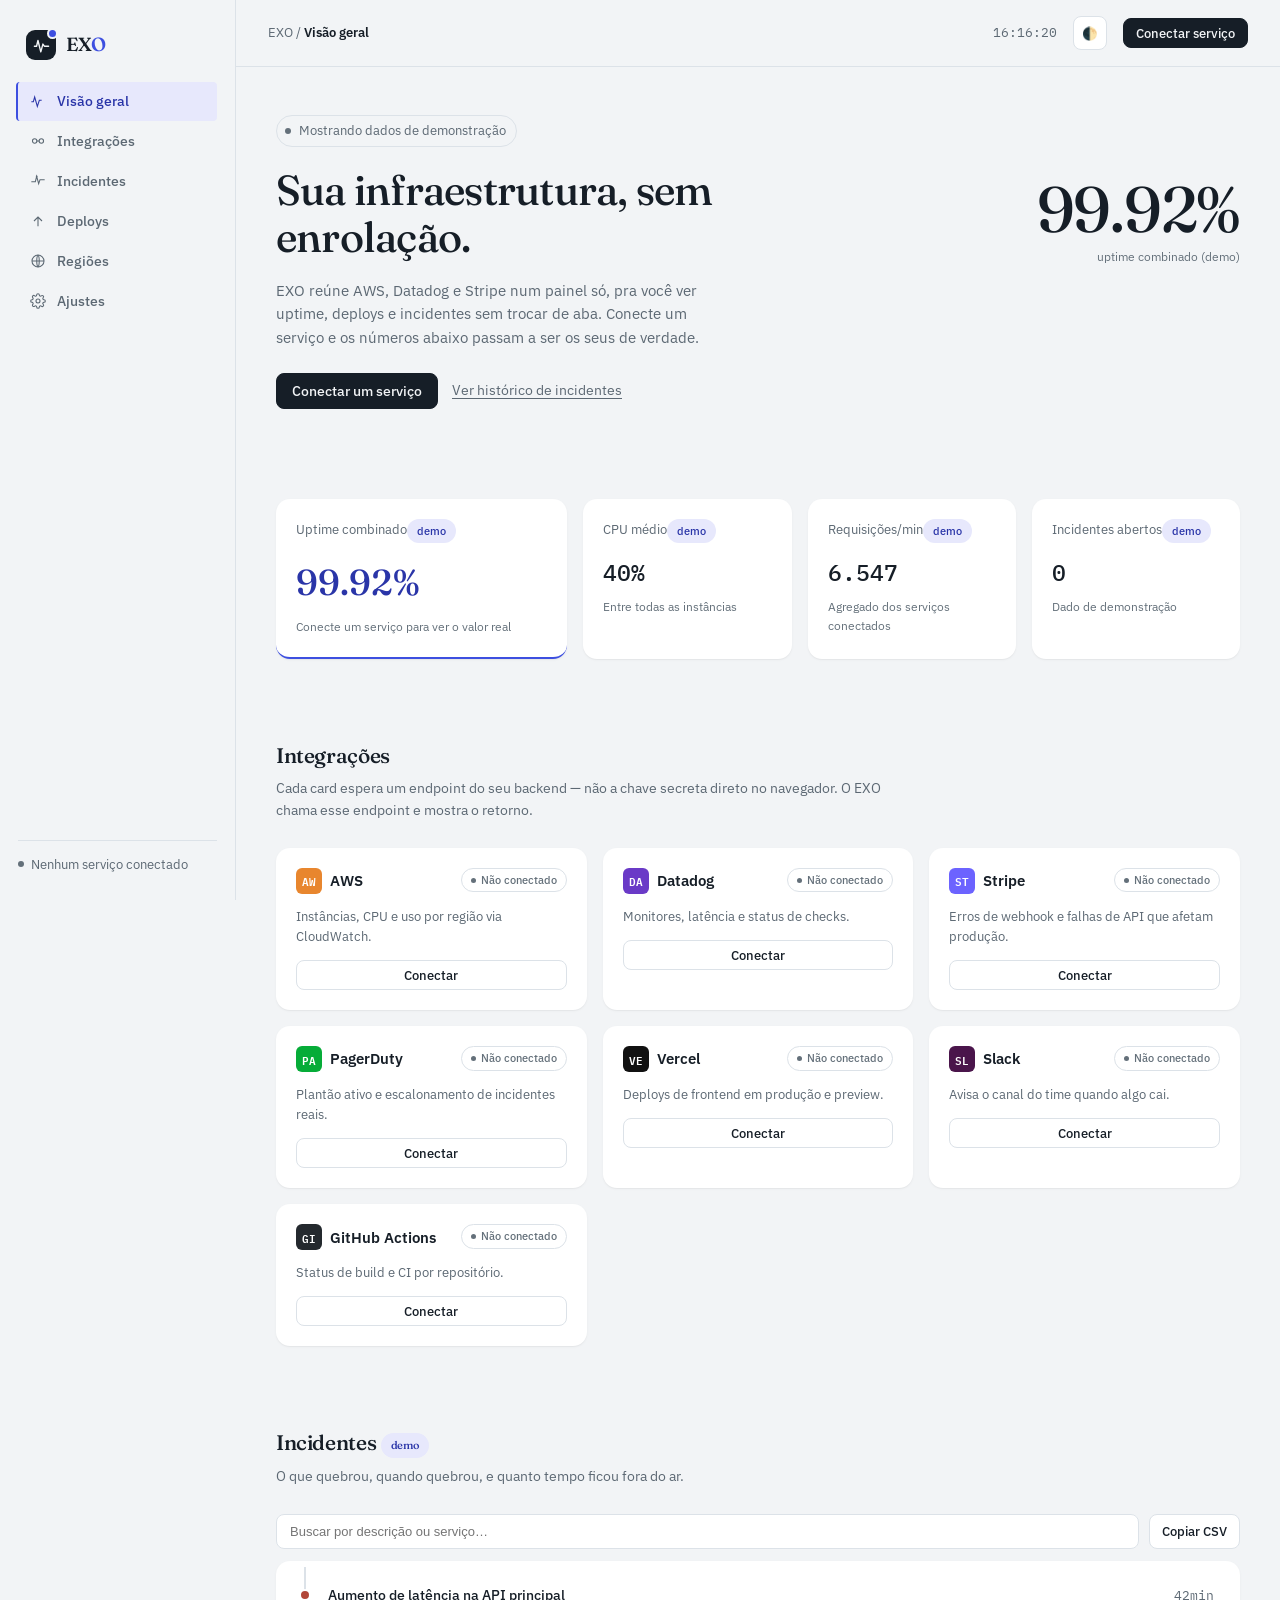
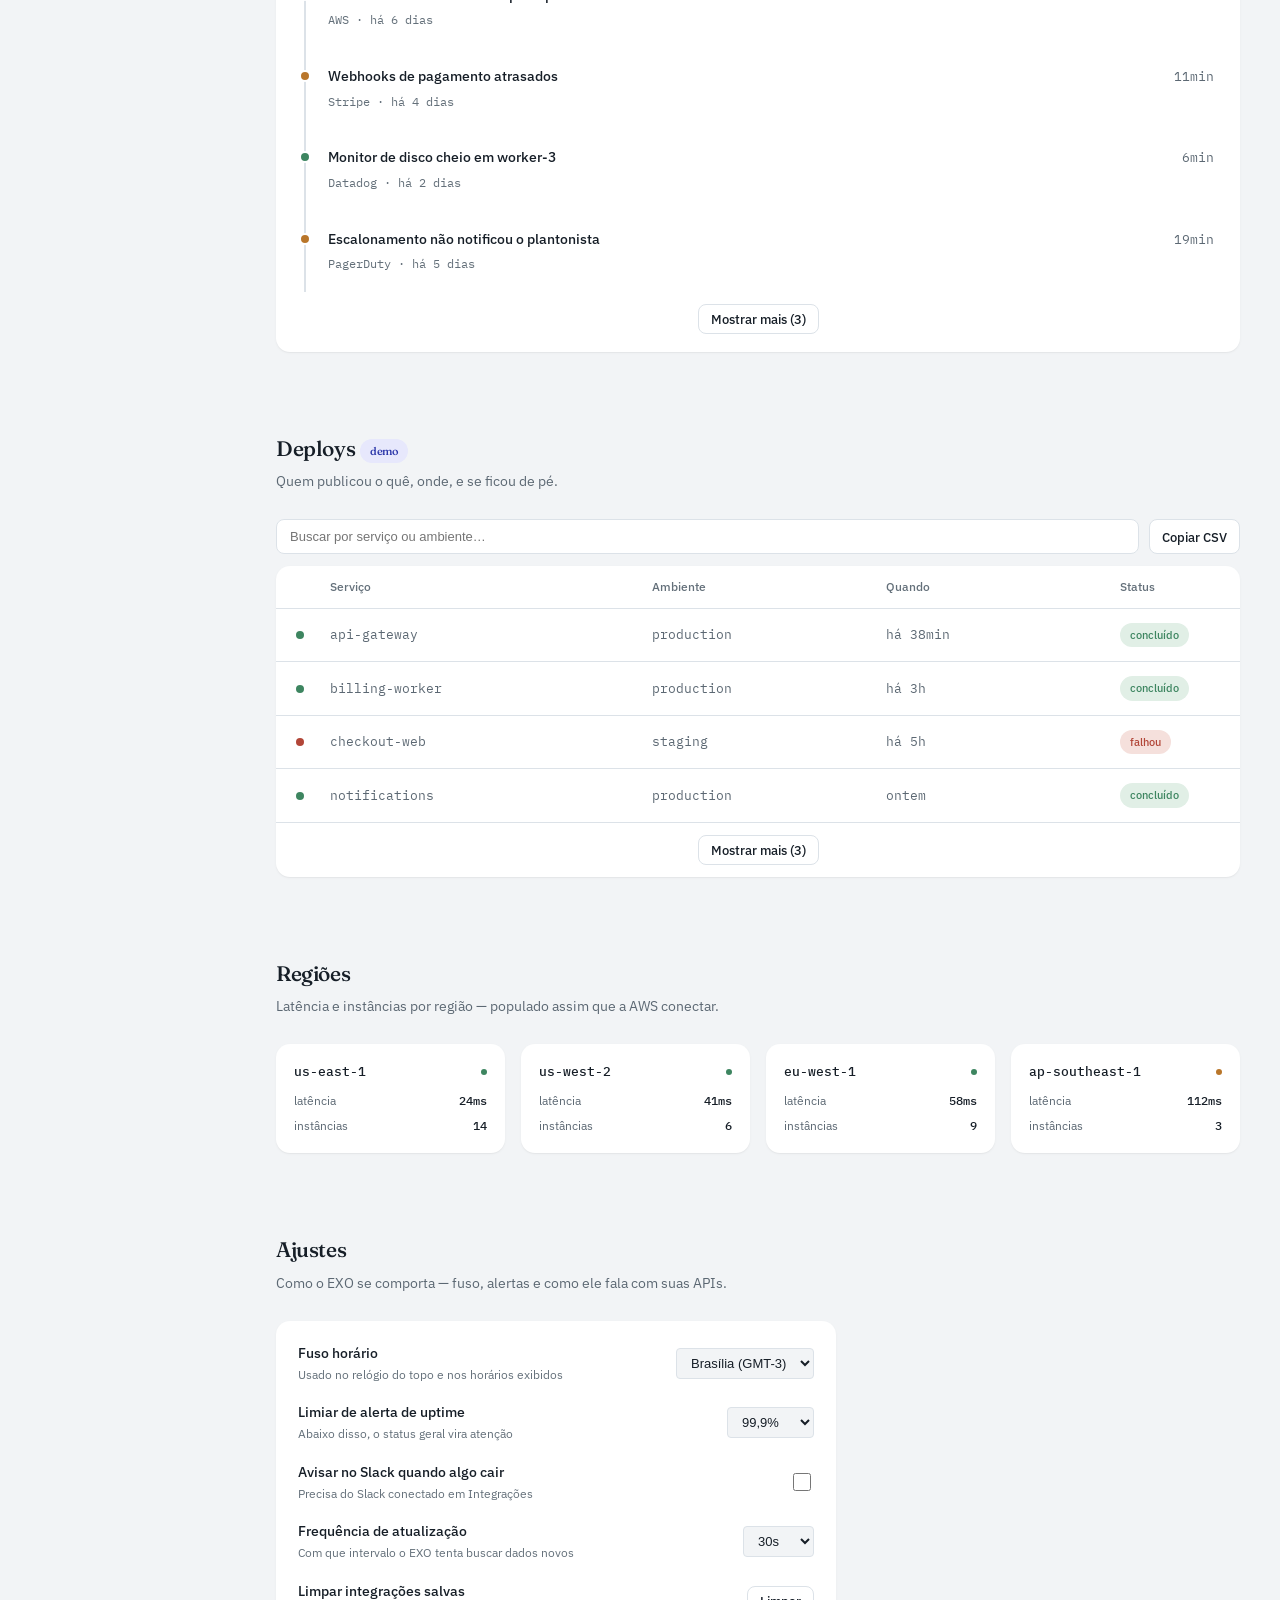
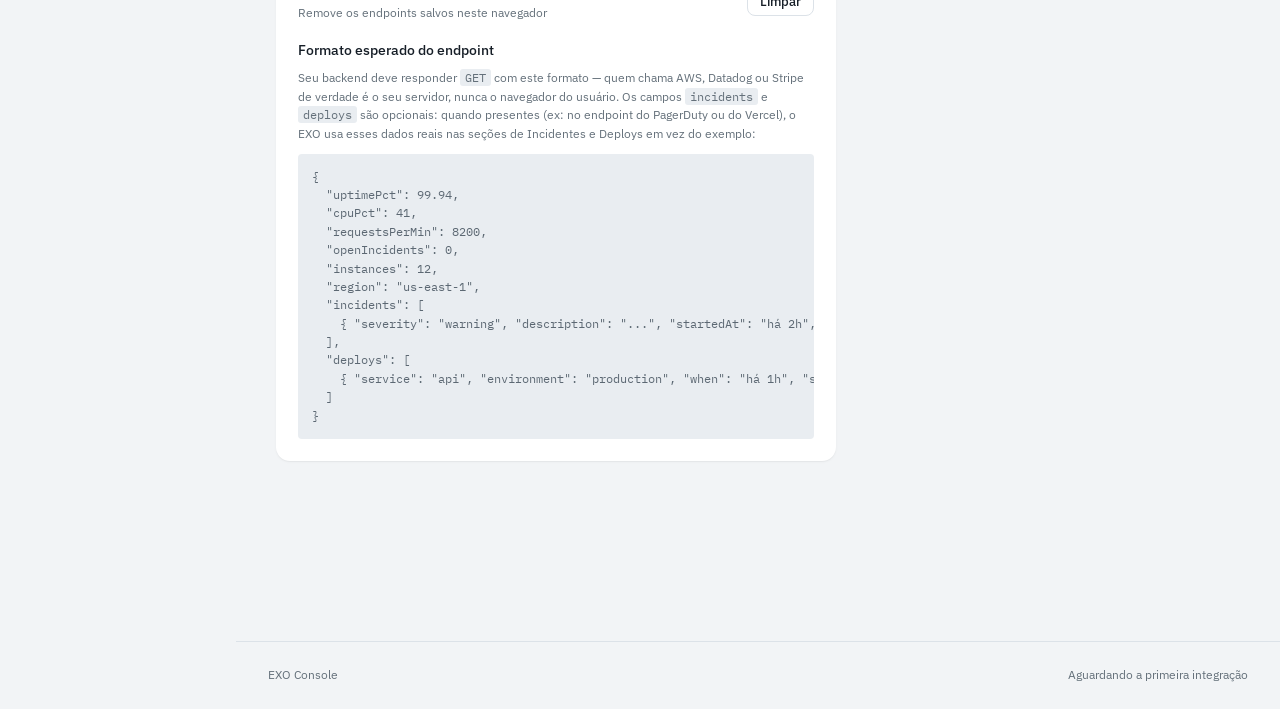
<file: index.html>
<!DOCTYPE html>
<html lang="pt-BR">
<head>
<meta charset="UTF-8">
<meta name="viewport" content="width=device-width, initial-scale=1.0">
<meta name="description" content="EXO — console de infraestrutura que reúne AWS, Datadog e Stripe em um só painel.">
<title>EXO — Console de infraestrutura</title>

<link rel="preconnect" href="https://fonts.googleapis.com">
<link rel="preconnect" href="https://fonts.gstatic.com" crossorigin>
<link href="https://fonts.googleapis.com/css2?family=Fraunces:opsz,wght@9..144,340;9..144,480;9..144,560&family=IBM+Plex+Sans:wght@400;500;600&family=IBM+Plex+Mono:wght@400;500&display=swap" rel="stylesheet">

<style>
:root{
  --bg:#F2F4F6;
  --surface:#FFFFFF;
  --surface-muted:#E9EDF1;
  --border:#DCE2E8;
  --ink:#161E27;
  --ink-soft:#5C6873;
  --ink-faint:#64707A;
  --accent:#3D4FE0;
  --accent-ink:#2A35A8;
  --accent-soft:#E7E8FC;
  --warn:#B9762A;
  --warn-soft:#F6E9D8;
  --danger:#B24638;
  --danger-soft:#F5E0DC;
  --good:#3D8560;
  --good-soft:#E1EFE6;
  --font-display:'Fraunces', Georgia, serif;
  --font-body:'IBM Plex Sans', -apple-system, sans-serif;
  --font-mono:'IBM Plex Mono', ui-monospace, monospace;
  --radius-s: 4px;
  --radius-m: 8px;
  --shadow: 0 1px 2px rgba(20,26,32,0.05);
}
:root:not([data-theme="light"]){
  @media (prefers-color-scheme: dark){
    --bg:#12161B; --surface:#171C22; --surface-muted:#1E242B; --border:#2B333B;
    --ink:#E9EDF0; --ink-soft:#9BA6B0; --ink-faint:#7A838C;
    --accent:#8B95FF; --accent-ink:#C3C9FF; --accent-soft:#242A52;
    --warn:#DDA25C; --warn-soft:#2D2416;
    --danger:#DE8578; --danger-soft:#2E1D1A;
    --good:#6EC190; --good-soft:#182A1F;
    --shadow: 0 1px 2px rgba(0,0,0,0.3);
  }
}
:root[data-theme="dark"]{
  --bg:#12161B; --surface:#171C22; --surface-muted:#1E242B; --border:#2B333B;
  --ink:#E9EDF0; --ink-soft:#9BA6B0; --ink-faint:#7A838C;
  --accent:#8B95FF; --accent-ink:#C3C9FF; --accent-soft:#242A52;
  --warn:#DDA25C; --warn-soft:#2D2416;
  --danger:#DE8578; --danger-soft:#2E1D1A;
  --good:#6EC190; --good-soft:#182A1F;
  --shadow: 0 1px 2px rgba(0,0,0,0.3);
}

*{box-sizing:border-box;}
html{scroll-behavior:smooth;}
@media (prefers-reduced-motion: reduce){
  html{scroll-behavior:auto;}
  *{transition-duration:0.01ms !important; animation-duration:0.01ms !important;}
}
body{
  margin:0; color:var(--ink);
  font-family:var(--font-body); font-size:15px; line-height:1.55;
  -webkit-font-smoothing:antialiased;
  background:var(--bg);
}
h1,h2,h3{font-family:var(--font-display); font-weight:520; margin:0; letter-spacing:-0.018em;}
p{margin:0;}
button{font-family:inherit; cursor:pointer;}
a{color:inherit;}
::selection{background:var(--accent-soft); color:var(--accent-ink);}
::-webkit-scrollbar{width:8px; height:8px;}
::-webkit-scrollbar-track{background:transparent;}
::-webkit-scrollbar-thumb{background:var(--border); border-radius:99px;}
:focus-visible{outline:2px solid var(--accent); outline-offset:2px;}
.skip-link{
  position:absolute; left:-9999px; top:0; z-index:100;
  background:var(--ink); color:var(--bg); padding:10px 16px; border-radius:0 0 8px 0;
  font-size:13px; font-weight:500; text-decoration:none;
}
.skip-link:focus{left:0;}

.shell{display:grid; grid-template-columns:236px 1fr; min-height:100vh;}

/* ---------- SIDEBAR ---------- */
.sidebar{
  background:var(--bg);
  border-right:1px solid var(--border);
  display:flex; flex-direction:column; padding:26px 18px;
  position:sticky; top:0; height:100vh;
}
.brand{display:flex; align-items:center; gap:10px; padding:4px 8px 22px;}
.brand-mark{
  width:30px; height:30px; border-radius:9px; background:var(--ink); color:var(--bg);
  display:flex; align-items:center; justify-content:center; position:relative; flex-shrink:0;
}
.brand-mark svg{width:17px; height:17px; stroke:currentColor; fill:none; stroke-width:2; stroke-linecap:round; stroke-linejoin:round;}
.brand-mark::after{
  content:''; position:absolute; top:-2px; right:-2px; width:7px; height:7px;
  border-radius:50%; background:var(--accent); border:2px solid var(--bg);
}
.brand-name{font-family:var(--font-display); font-size:19px; font-weight:560; letter-spacing:-0.02em;}
.brand-name .accent-letter{color:var(--accent);}

.nav{display:flex; flex-direction:column; gap:1px; flex:1;}
.nav-link{
  display:flex; align-items:center; gap:11px; padding:9px 10px 9px 12px; border-radius:var(--radius-s);
  text-decoration:none; color:var(--ink-soft); font-size:13.5px; font-weight:500;
  border-left:2px solid transparent; margin-left:-2px;
  transition:background 0.15s, color 0.15s, border-color 0.15s;
}
.nav-link:hover{background:var(--surface-muted); color:var(--ink);}
.nav-link.active{background:var(--accent-soft); color:var(--accent-ink); border-left-color:var(--accent);}
.nav-icon{width:16px; height:16px; flex-shrink:0;}
.nav-icon svg{width:100%; height:100%; stroke:currentColor; fill:none; stroke-width:1.6;}

.sidebar-foot{padding-top:14px; border-top:1px solid var(--border); margin-top:10px;}
.status-line{display:flex; align-items:center; gap:7px; font-size:12.5px; color:var(--ink-soft);}
.dot{display:inline-block; width:6px; height:6px; border-radius:50%; background:var(--ink-faint); flex-shrink:0;}
.dot-good{background:var(--good);}
.dot-warn{background:var(--warn);}
.dot-danger{background:var(--danger);}
.dot-lg{width:8px; height:8px;}

/* ---------- TOPBAR ---------- */
.main{min-width:0;}
.topbar{
  display:flex; align-items:center; justify-content:space-between;
  padding:16px 32px; border-bottom:1px solid var(--border);
  position:sticky; top:0; background:var(--bg); z-index:5;
}
.crumb{font-size:13px; color:var(--ink-soft);}
.crumb strong{color:var(--ink); font-weight:600;}
.topbar-right{display:flex; align-items:center; gap:16px;}
.clock{font-family:var(--font-mono); font-size:13px; color:var(--ink-soft);}
.btn{
  border:1px solid var(--border); background:var(--surface); color:var(--ink);
  padding:8px 15px; border-radius:8px; font-size:13.5px; font-weight:500;
  transition:border-color 0.15s, background 0.15s, opacity 0.15s;
}
.btn:hover{border-color:var(--ink-faint);}
.btn:active{opacity:0.7;}
.btn.primary{background:var(--ink); color:var(--bg); border-color:var(--ink);}
.btn.primary:hover{background:var(--accent-ink); border-color:var(--accent-ink);}
.btn.small{padding:6px 12px; font-size:12.5px;}
.btn[disabled]{opacity:0.55; cursor:default;}
.icon-btn{width:34px; height:34px; padding:0; display:flex; align-items:center; justify-content:center; font-size:15px;}

.toast-stack{position:fixed; bottom:22px; right:22px; display:flex; flex-direction:column; gap:8px; z-index:80; max-width:280px;}
.toast{
  background:var(--ink); color:var(--bg); padding:11px 16px; border-radius:10px; font-size:13px;
  box-shadow:0 10px 24px rgba(0,0,0,0.18); opacity:0; transform:translateY(8px);
  transition:opacity 0.2s, transform 0.2s;
}
.toast.show{opacity:1; transform:translateY(0);}
.toast.success{background:var(--good);}
.toast.error{background:var(--danger);}

.list-tools{display:flex; gap:10px; margin-bottom:12px;}
.search-wrap{position:relative; flex:1;}
.search-wrap input{width:100%;}
.search-clear{
  position:absolute; right:6px; top:50%; transform:translateY(-50%);
  background:none; border:none; color:var(--ink-faint); font-size:16px; line-height:1;
  cursor:pointer; padding:4px 6px; display:none; border-radius:4px;
}
.search-clear.show{display:block;}
.search-clear:hover{color:var(--ink);}
.list-tools input{
  flex:1; border:1px solid var(--border); background:var(--surface); color:var(--ink);
  padding:9px 34px 9px 13px; border-radius:8px; font-size:13px;
}

.spark{width:100%; height:26px; margin-top:12px; display:block;}
.spark polyline{fill:none; stroke:var(--accent-ink); stroke-width:2; stroke-linecap:round; stroke-linejoin:round; opacity:0.55;}

.list-more{padding:12px 20px; text-align:center;}

/* ---------- INCIDENT TIMELINE (distinct from the deploys table) ---------- */
.timeline-card{background:var(--surface); border-radius:14px; padding:6px 26px 6px; box-shadow:0 1px 3px rgba(20,26,32,0.04), 0 1px 1px rgba(20,26,32,0.03);}
.timeline-item{position:relative; padding:18px 0 18px 22px; border-left:2px solid var(--border); margin-left:2px;}
.timeline-item:last-child{border-color:transparent;}
.timeline-dot{position:absolute; left:-7px; top:22px; width:12px; height:12px; border-radius:50%; border:2px solid var(--surface); background:var(--ink-faint);}
.timeline-dot.dot-danger{background:var(--danger);}
.timeline-dot.dot-warn{background:var(--warn);}
.timeline-dot.dot-good{background:var(--good);}
.timeline-head{display:flex; justify-content:space-between; align-items:baseline; gap:16px;}
.timeline-desc{font-size:14px; font-weight:500;}
.timeline-meta{font-family:var(--font-mono); font-size:12px; color:var(--ink-faint); margin-top:5px;}
.timeline-empty{padding:20px 0; color:var(--ink-faint); font-size:13px;}

/* ---------- CONTENT ---------- */
.content{padding:48px 40px 100px; max-width:1180px;}
section{scroll-margin-top:70px; margin-bottom:80px;}
.section-head{margin-bottom:26px; max-width:640px;}
.section-head h2{font-size:21px; font-weight:520;}
.section-head p{color:var(--ink-soft); font-size:14px; margin-top:7px;}

/* ---------- HERO ---------- */
.hero{
  display:grid; grid-template-columns:1.5fr 0.5fr; gap:48px;
  align-items:flex-start; padding-bottom:10px;
}
.hero h1{font-size:42px; line-height:1.12; max-width:490px; font-weight:480;}
.hero-status{
  display:inline-flex; align-items:center; gap:8px; font-size:13px; color:var(--ink-soft);
  margin-bottom:20px; padding:5px 10px 5px 8px; border:1px solid var(--border); border-radius:99px;
}
.hero p.lede{color:var(--ink-soft); font-size:15px; margin:18px 0 24px; max-width:440px;}
.hero-actions{display:flex; gap:14px; align-items:center;}
.hero-link{font-size:13.5px; color:var(--ink-soft); text-decoration:underline; text-underline-offset:3px;}

.hero-visual{
  display:flex; flex-direction:column; align-items:flex-end; text-align:right;
  padding-top:64px; min-width:150px;
}
.hero-figure{
  font-family:var(--font-display); font-weight:480; font-size:64px; line-height:0.95;
  letter-spacing:-0.02em; color:var(--ink); font-variant-numeric:tabular-nums;
}
.hero-figure-label{font-size:11.5px; color:var(--ink-faint); margin-top:8px;}
.hero-spark{width:150px; height:28px; margin-top:16px;}
.hero-spark polyline{fill:none; stroke:var(--accent); stroke-width:2.2; stroke-linecap:round; stroke-linejoin:round;}

/* ---------- METRICS ---------- */
.metrics{display:grid; grid-template-columns:1.4fr 1fr 1fr 1fr; gap:16px;}
.metric{
  background:var(--surface); border-radius:14px;
  padding:20px 20px; box-shadow:0 1px 3px rgba(20,26,32,0.04), 0 1px 1px rgba(20,26,32,0.03);
}
.metric.featured{
  display:flex; flex-direction:column; justify-content:space-between;
  border-bottom:2px solid var(--accent);
}
.metric.featured .metric-value{font-family:var(--font-display); font-weight:500; font-size:36px; color:var(--accent-ink);}
.metric-label{font-size:12.5px; color:var(--ink-soft); margin-bottom:12px;}
.metric-value{font-family:var(--font-mono); font-size:23px; font-weight:500;}
.metric-sub{font-size:12px; color:var(--ink-faint); margin-top:7px;}
.badge{display:inline-flex; align-items:center; gap:5px; font-size:11px; font-weight:500; padding:3px 9px; border-radius:99px; border:1px solid transparent; line-height:1.5; vertical-align:middle;}
.badge-dot::before{content:''; width:5px; height:5px; border-radius:50%; background:currentColor; flex-shrink:0;}
.badge-good{background:var(--good-soft); color:var(--good);}
.badge-warn{background:var(--warn-soft); color:var(--warn);}
.badge-danger{background:var(--danger-soft); color:var(--danger);}
.badge-info{background:var(--accent-soft); color:var(--accent-ink);}
.badge-neutral{background:transparent; color:var(--ink-faint); border-color:var(--border);}

/* ---------- SERVICES ---------- */
.services-grid{display:grid; grid-template-columns:repeat(auto-fill, minmax(230px,1fr)); gap:16px;}
.service-card{
  background:var(--surface); border-radius:14px;
  padding:20px; display:flex; flex-direction:column; gap:13px;
  box-shadow:0 1px 3px rgba(20,26,32,0.04), 0 1px 1px rgba(20,26,32,0.03);
  transition:box-shadow 0.15s, transform 0.15s;
}
.service-card:hover{box-shadow:0 8px 20px rgba(20,26,32,0.08); transform:translateY(-1px);}
.service-top{display:flex; align-items:flex-start; justify-content:space-between;}
.service-name{font-weight:600; font-size:15px; display:flex; align-items:center; gap:8px;}
.service-mark{width:26px; height:26px; border-radius:6px; display:flex; align-items:center; justify-content:center; font-family:var(--font-mono); font-size:11px; font-weight:600; color:var(--surface); flex-shrink:0;}
.service-desc{font-size:13px; color:var(--ink-soft);}
.service-metric{font-family:var(--font-mono); font-size:13px; color:var(--ink);}
.service-form{display:none; flex-direction:column; gap:8px; padding-top:6px; border-top:1px solid var(--border);}
.service-form.open{display:flex;}
.service-form input{
  border:1px solid var(--border); background:var(--bg); color:var(--ink);
  padding:8px 10px; border-radius:var(--radius-s); font-size:12.5px; font-family:var(--font-mono);
}
.service-form-row{display:flex; gap:8px;}
.service-error{font-size:12px; color:var(--danger); display:none;}
.service-hint{font-size:11.5px; color:var(--ink-faint);}

/* ---------- TABLES / LISTS ---------- */
.list{border-radius:14px; overflow:hidden; background:var(--surface); box-shadow:0 1px 3px rgba(20,26,32,0.04), 0 1px 1px rgba(20,26,32,0.03);}
.list-row{
  display:grid; grid-template-columns:20px 1.4fr 1fr 1fr 100px; gap:14px; align-items:center;
  padding:14px 20px; border-bottom:1px solid var(--border); font-size:13.5px;
  transition:background 0.12s;
}
.list-row:last-child{border-bottom:none;}
.list-row:not(.head):hover{background:var(--surface-muted);}
.list-row.head{background:transparent; font-size:11.5px; color:var(--ink-faint); font-weight:500; padding:12px 20px; border-bottom:1px solid var(--border);}
.mono-cell{font-family:var(--font-mono); font-size:12.5px; color:var(--ink-soft);}

/* ---------- REGIONS ---------- */
.regions-grid{display:grid; grid-template-columns:repeat(4,1fr); gap:16px;}
.region-card{background:var(--surface); border-radius:14px; padding:18px; box-shadow:0 1px 3px rgba(20,26,32,0.04), 0 1px 1px rgba(20,26,32,0.03);}
.region-top{display:flex; justify-content:space-between; align-items:center; margin-bottom:10px;}
.region-name{font-family:var(--font-mono); font-size:13px; font-weight:500;}
.region-stats{display:flex; justify-content:space-between; font-size:12px; color:var(--ink-soft);}
.region-stats strong{color:var(--ink); font-family:var(--font-mono); font-weight:500;}

/* ---------- SETTINGS ---------- */
.settings-block{background:var(--surface); border-radius:14px; box-shadow:0 1px 3px rgba(20,26,32,0.04), 0 1px 1px rgba(20,26,32,0.03); padding:22px; max-width:560px; display:flex; flex-direction:column; gap:18px;}
.settings-row{display:flex; align-items:center; justify-content:space-between; gap:16px;}
.settings-row-label{font-size:13.5px; font-weight:500;}
.settings-row-sub{font-size:12px; color:var(--ink-faint); margin-top:2px;}
select{border:1px solid var(--border); background:var(--bg); color:var(--ink); padding:6px 10px; border-radius:var(--radius-s); font-size:13px;}
code{font-family:var(--font-mono); font-size:12px; background:var(--surface-muted); padding:1px 5px; border-radius:3px;}
.contract{background:var(--surface-muted); border-radius:var(--radius-s); padding:14px; font-family:var(--font-mono); font-size:11.5px; color:var(--ink-soft); white-space:pre; overflow-x:auto; line-height:1.6;}

footer{padding:24px 32px; border-top:1px solid var(--border); display:flex; justify-content:space-between; font-size:12px; color:var(--ink-faint);}

@media (max-width: 980px){
  .shell{grid-template-columns:1fr;}
  .sidebar{position:static; height:auto; flex-direction:row; align-items:center; overflow-x:auto; padding:14px 16px;}
  .brand{padding:0 14px 0 0;}
  .nav{flex-direction:row;}
  .sidebar-foot{display:none;}
  .hero{grid-template-columns:1fr;}
  .hero-visual{order:-1; align-items:flex-start; text-align:left; padding-top:0;}
  .metrics{grid-template-columns:repeat(2,1fr);}
  .services-grid{grid-template-columns:1fr;}
  .regions-grid{grid-template-columns:repeat(2,1fr);}
  .list-row{grid-template-columns:16px 1fr 1fr; }
  .list-row span:nth-child(4), .list-row span:nth-child(5){display:none;}
}
</style>
</head>
<body>

<a class="skip-link" href="#overview">Pular para o conteúdo</a>

<div class="shell">

  <aside class="sidebar">
    <div class="brand">
      <div class="brand-mark">
        <svg viewBox="0 0 24 24"><path d="M2 13h3l2-8 4 16 3-11 2 3h6"/></svg>
      </div>
      <div class="brand-name">EX<span class="accent-letter">O</span></div>
    </div>

    <nav class="nav" aria-label="Seções do console">
      <a class="nav-link" href="#overview" data-nav="overview">
        <span class="nav-icon"><svg viewBox="0 0 24 24"><path d="M2 13h3l2-7 4 14 3-9h3.5"/></svg></span>
        Visão geral
      </a>
      <a class="nav-link" href="#services" data-nav="services">
        <span class="nav-icon"><svg viewBox="0 0 24 24"><circle cx="7" cy="12" r="3.3"/><circle cx="17" cy="12" r="3.3"/><path d="M10.3 12h3.4"/></svg></span>
        Integrações
      </a>
      <a class="nav-link" href="#incidents" data-nav="incidents">
        <span class="nav-icon"><svg viewBox="0 0 24 24"><path d="M2 13h6l2-8 3 11 2-6h7"/><circle cx="10" cy="5" r="1.3" fill="currentColor" stroke="none"/></svg></span>
        Incidentes
      </a>
      <a class="nav-link" href="#deploys" data-nav="deploys">
        <span class="nav-icon"><svg viewBox="0 0 24 24"><path d="M12 20V6M6 12l6-6 6 6"/></svg></span>
        Deploys
      </a>
      <a class="nav-link" href="#regions" data-nav="regions">
        <span class="nav-icon"><svg viewBox="0 0 24 24"><circle cx="12" cy="12" r="9"/><path d="M3 12h18M12 3c2.5 2.7 2.5 15.3 0 18M12 3c-2.5 2.7-2.5 15.3 0 18"/></svg></span>
        Regiões
      </a>
      <a class="nav-link" href="#settings" data-nav="settings">
        <span class="nav-icon"><svg viewBox="0 0 24 24"><circle cx="12" cy="12" r="3"/><path d="M19.4 15a1.7 1.7 0 0 0 .34 1.87l.06.06a2 2 0 1 1-2.83 2.83l-.06-.06a1.7 1.7 0 0 0-1.87-.34 1.7 1.7 0 0 0-1 1.55V21a2 2 0 1 1-4 0v-.09A1.7 1.7 0 0 0 9 19.4a1.7 1.7 0 0 0-1.87.34l-.06.06a2 2 0 1 1-2.83-2.83l.06-.06A1.7 1.7 0 0 0 4.6 15a1.7 1.7 0 0 0-1.55-1H3a2 2 0 1 1 0-4h.09A1.7 1.7 0 0 0 4.6 9a1.7 1.7 0 0 0-.34-1.87l-.06-.06a2 2 0 1 1 2.83-2.83l.06.06A1.7 1.7 0 0 0 9 4.6a1.7 1.7 0 0 0 1-1.55V3a2 2 0 1 1 4 0v.09a1.7 1.7 0 0 0 1 1.55 1.7 1.7 0 0 0 1.87-.34l.06-.06a2 2 0 1 1 2.83 2.83l-.06.06A1.7 1.7 0 0 0 19.4 9a1.7 1.7 0 0 0 1.55 1H21a2 2 0 1 1 0 4h-.09a1.7 1.7 0 0 0-1.55 1Z"/></svg></span>
        Ajustes
      </a>
    </nav>

    <div class="sidebar-foot">
      <div class="status-line">
        <span class="dot" id="overallDot"></span>
        <span id="overallText">Nenhum serviço conectado</span>
      </div>
    </div>
  </aside>

  <main class="main">

    <header class="topbar">
      <div class="crumb">EXO / <strong id="crumbSection">Visão geral</strong></div>
      <div class="topbar-right">
        <span class="clock" id="clock">--:--:--</span>
        <button class="btn small icon-btn" id="themeToggle" type="button" aria-label="Alternar tema">🌙</button>
        <button class="btn primary small" onclick="document.getElementById('services').scrollIntoView()">Conectar serviço</button>
      </div>
    </header>

    <div class="content">

      <!-- OVERVIEW -->
      <section id="overview">
        <div class="hero">
          <div>
            <div class="hero-status">
              <span class="dot" id="heroDot"></span>
              <span id="heroStatusText">Nenhum serviço conectado ainda</span>
            </div>
            <h1>Sua infraestrutura, sem enrolação.</h1>
            <p class="lede">EXO reúne AWS, Datadog e Stripe num painel só, pra você ver uptime, deploys e incidentes sem trocar de aba. Conecte um serviço e os números abaixo passam a ser os seus de verdade.</p>
            <div class="hero-actions">
              <button class="btn primary" onclick="document.getElementById('services').scrollIntoView()">Conectar um serviço</button>
              <a class="hero-link" href="#incidents">Ver histórico de incidentes</a>
            </div>
          </div>

          <div class="hero-visual">
            <span class="hero-figure" id="heroUptimeFigure">—</span>
            <span class="hero-figure-label" id="heroUptimeLabel">uptime combinado, agora</span>
            <svg class="hero-spark" viewBox="0 0 100 28" preserveAspectRatio="none">
              <polyline id="heroSparkLine" points=""></polyline>
            </svg>
          </div>
        </div>
      </section>

      <section id="overview-metrics">
        <div class="metrics">
          <div class="metric featured">
            <div class="metric-label">Uptime combinado<span class="badge badge-info" id="tagUptime">demo</span></div>
            <div class="metric-value" id="mUptime">—</div>
            <div class="metric-sub" id="mUptimeSub">Conecte um serviço</div>
          </div>
          <div class="metric">
            <div class="metric-label">CPU médio<span class="badge badge-info" id="tagCpu">demo</span></div>
            <div class="metric-value" id="mCpu">—</div>
            <div class="metric-sub">Entre todas as instâncias</div>
          </div>
          <div class="metric">
            <div class="metric-label">Requisições/min<span class="badge badge-info" id="tagRpm">demo</span></div>
            <div class="metric-value" id="mRpm">—</div>
            <div class="metric-sub">Agregado dos serviços conectados</div>
          </div>
          <div class="metric">
            <div class="metric-label">Incidentes abertos<span class="badge badge-info" id="tagInc">demo</span></div>
            <div class="metric-value" id="mInc">—</div>
            <div class="metric-sub" id="mIncSub">Nos últimos 7 dias</div>
          </div>
        </div>
      </section>

      <!-- SERVICES -->
      <section id="services">
        <div class="section-head">
          <h2>Integrações</h2>
          <p>Cada card espera um endpoint do seu backend — não a chave secreta direto no navegador. O EXO chama esse endpoint e mostra o retorno.</p>
        </div>
        <div class="services-grid" id="servicesGrid"></div>
      </section>

      <!-- INCIDENTS -->
      <section id="incidents">
        <div class="section-head">
          <h2>Incidentes <span class="badge badge-info" id="incidentsDemoTag" style="display:none;">demo</span></h2>
          <p>O que quebrou, quando quebrou, e quanto tempo ficou fora do ar.</p>
        </div>
        <div class="list-tools">
          <div class="search-wrap">
            <input type="text" id="incidentSearch" aria-label="Buscar incidentes por descrição ou serviço" placeholder="Buscar por descrição ou serviço…">
            <button class="search-clear" id="incidentSearchClear" type="button" aria-label="Limpar busca de incidentes">×</button>
          </div>
          <button class="btn small" onclick="copyCSV('incidents')">Copiar CSV</button>
        </div>
        <div class="timeline-card">
          <div id="incidentsList" class="timeline"></div>
        </div>
      </section>

      <!-- DEPLOYS -->
      <section id="deploys">
        <div class="section-head">
          <h2>Deploys <span class="badge badge-info" id="deploysDemoTag" style="display:none;">demo</span></h2>
          <p>Quem publicou o quê, onde, e se ficou de pé.</p>
        </div>
        <div class="list-tools">
          <div class="search-wrap">
            <input type="text" id="deploySearch" aria-label="Buscar deploys por serviço ou ambiente" placeholder="Buscar por serviço ou ambiente…">
            <button class="search-clear" id="deploySearchClear" type="button" aria-label="Limpar busca de deploys">×</button>
          </div>
          <button class="btn small" onclick="copyCSV('deploys')">Copiar CSV</button>
        </div>
        <div class="list">
          <div class="list-row head"><span></span><span>Serviço</span><span>Ambiente</span><span>Quando</span><span>Status</span></div>
          <div id="deploysList"></div>
        </div>
      </section>

      <!-- REGIONS -->
      <section id="regions">
        <div class="section-head">
          <h2>Regiões</h2>
          <p>Latência e instâncias por região — populado assim que a AWS conectar.</p>
        </div>
        <div class="regions-grid" id="regionsGrid"></div>
      </section>

      <!-- SETTINGS -->
      <section id="settings">
        <div class="section-head">
          <h2>Ajustes</h2>
          <p>Como o EXO se comporta — fuso, alertas e como ele fala com suas APIs.</p>
        </div>
        <div class="settings-block">
          <div class="settings-row">
            <div>
              <div class="settings-row-label">Fuso horário</div>
              <div class="settings-row-sub">Usado no relógio do topo e nos horários exibidos</div>
            </div>
            <select id="timezoneSelect">
              <option value="America/Sao_Paulo">Brasília (GMT-3)</option>
              <option value="UTC">UTC</option>
              <option value="America/New_York">Nova York (ET)</option>
              <option value="Europe/Lisbon">Lisboa (WET)</option>
            </select>
          </div>
          <div class="settings-row">
            <div>
              <div class="settings-row-label">Limiar de alerta de uptime</div>
              <div class="settings-row-sub">Abaixo disso, o status geral vira atenção</div>
            </div>
            <select id="thresholdSelect">
              <option value="99.99">99,99%</option>
              <option value="99.9" selected>99,9%</option>
              <option value="99.5">99,5%</option>
              <option value="99">99%</option>
            </select>
          </div>
          <div class="settings-row">
            <div>
              <div class="settings-row-label">Avisar no Slack quando algo cair</div>
              <div class="settings-row-sub" id="slackHint">Precisa do Slack conectado em Integrações</div>
            </div>
            <input type="checkbox" id="slackNotifyToggle" aria-label="Avisar no Slack quando algo cair" style="width:18px; height:18px;">
          </div>
          <div class="settings-row">
            <div>
              <div class="settings-row-label">Frequência de atualização</div>
              <div class="settings-row-sub">Com que intervalo o EXO tenta buscar dados novos</div>
            </div>
            <select id="refreshSelect">
              <option value="15">15s</option>
              <option value="30" selected>30s</option>
              <option value="60">60s</option>
              <option value="120">2min</option>
            </select>
          </div>
          <div class="settings-row">
            <div>
              <div class="settings-row-label">Limpar integrações salvas</div>
              <div class="settings-row-sub">Remove os endpoints salvos neste navegador</div>
            </div>
            <button class="btn small" onclick="resetIntegrations()">Limpar</button>
          </div>
          <div>
            <div class="settings-row-label" style="margin-bottom:8px;">Formato esperado do endpoint</div>
            <div class="settings-row-sub" style="margin-bottom:10px;">Seu backend deve responder <code>GET</code> com este formato — quem chama AWS, Datadog ou Stripe de verdade é o seu servidor, nunca o navegador do usuário. Os campos <code>incidents</code> e <code>deploys</code> são opcionais: quando presentes (ex: no endpoint do PagerDuty ou do Vercel), o EXO usa esses dados reais nas seções de Incidentes e Deploys em vez do exemplo:</div>
            <div class="contract">{
  "uptimePct": 99.94,
  "cpuPct": 41,
  "requestsPerMin": 8200,
  "openIncidents": 0,
  "instances": 12,
  "region": "us-east-1",
  "incidents": [
    { "severity": "warning", "description": "...", "startedAt": "há 2h", "durationMin": 14 }
  ],
  "deploys": [
    { "service": "api", "environment": "production", "when": "há 1h", "status": "ok" }
  ]
}</div>
          </div>
        </div>
      </section>

    </div>

    <footer>
      <span>EXO Console</span>
      <span id="footStatus">Aguardando a primeira integração</span>
    </footer>

  </main>
</div>

<div class="toast-stack" id="toastStack" role="status" aria-live="polite" aria-atomic="false"></div>

<script>
const STORAGE_KEY = 'exo_console_state_v1';
const CIRC = 2 * Math.PI * 80;

const SERVICE_META = {
  aws:       { name: 'AWS',           color: '#E8862E', desc: 'Instâncias, CPU e uso por região via CloudWatch.' },
  datadog:   { name: 'Datadog',       color: '#6A3AC7', desc: 'Monitores, latência e status de checks.' },
  stripe:    { name: 'Stripe',        color: '#6C63FF', desc: 'Erros de webhook e falhas de API que afetam produção.' },
  pagerduty: { name: 'PagerDuty',     color: '#06AC38', desc: 'Plantão ativo e escalonamento de incidentes reais.' },
  vercel:    { name: 'Vercel',        color: '#111111', desc: 'Deploys de frontend em produção e preview.' },
  slack:     { name: 'Slack',         color: '#4A154B', desc: 'Avisa o canal do time quando algo cai.' },
  github:    { name: 'GitHub Actions',color: '#24292E', desc: 'Status de build e CI por repositório.' }
};

function defaultState(){
  const services = {};
  Object.keys(SERVICE_META).forEach(key=>{
    services[key] = { endpoint: '', connected: false, lastSync: null, data: null, error: '' };
  });
  return { refreshSeconds: 30, timezone: 'America/Sao_Paulo', alertThreshold: 99.9, notifySlack: false, services };
}

function loadState(){
  const base = defaultState();
  try{
    const raw = localStorage.getItem(STORAGE_KEY);
    if(!raw) return base;
    const parsed = JSON.parse(raw);
    base.refreshSeconds = parsed.refreshSeconds || base.refreshSeconds;
    base.timezone = parsed.timezone || base.timezone;
    base.alertThreshold = typeof parsed.alertThreshold === 'number' ? parsed.alertThreshold : base.alertThreshold;
    base.notifySlack = !!parsed.notifySlack;
    Object.keys(base.services).forEach(key=>{
      if(parsed.services && parsed.services[key]) base.services[key] = parsed.services[key];
    });
    return base;
  }catch(e){ return base; }
}

function saveState(){
  try{ localStorage.setItem(STORAGE_KEY, JSON.stringify(state)); }catch(e){}
}

let state = loadState();

function anyConnected(){
  return Object.values(state.services).some(s => s.connected);
}

/* ---------- demo data (only used where a service isn't connected) ---------- */
let demoTick = 0;
function demoSnapshot(){
  demoTick++;
  const wobble = Math.sin(demoTick / 3) * 1.5;
  return {
    uptime: 99.91 + Math.sin(demoTick / 7) * 0.06,
    cpu: Math.round(38 + wobble * 4),
    rpm: Math.round(6400 + wobble * 300),
    incidents: 0
  };
}

const DEMO_INCIDENTS = [
  { sev:'dot-danger', desc:'Aumento de latência na API principal', service:'AWS', start:'há 6 dias', duration:'42min' },
  { sev:'dot-warn', desc:'Webhooks de pagamento atrasados', service:'Stripe', start:'há 4 dias', duration:'11min' },
  { sev:'dot-good', desc:'Monitor de disco cheio em worker-3', service:'Datadog', start:'há 2 dias', duration:'6min' },
  { sev:'dot-warn', desc:'Escalonamento não notificou o plantonista', service:'PagerDuty', start:'há 5 dias', duration:'19min' },
  { sev:'dot-good', desc:'Preview deploy travado em build', service:'Vercel', start:'há 3 dias', duration:'8min' },
  { sev:'dot-danger', desc:'Canal de alertas parou de receber mensagens', service:'Slack', start:'há 9 dias', duration:'1h12min' },
  { sev:'dot-good', desc:'Pipeline de CI falhando por timeout', service:'GitHub Actions', start:'há 1 dia', duration:'15min' }
];
const DEMO_DEPLOYS = [
  { service:'api-gateway', env:'production', when:'há 38min', status:'ok' },
  { service:'billing-worker', env:'production', when:'há 3h', status:'ok' },
  { service:'checkout-web', env:'staging', when:'há 5h', status:'fail' },
  { service:'notifications', env:'production', when:'ontem', status:'ok' },
  { service:'auth-service', env:'production', when:'há 2 dias', status:'ok' },
  { service:'marketing-site', env:'production', when:'há 2 dias', status:'ok' },
  { service:'checkout-web', env:'production', when:'há 4 dias', status:'fail' }
];
const DEMO_REGIONS = [
  { name:'us-east-1', latency: 24, instances: 14 },
  { name:'us-west-2', latency: 41, instances: 6 },
  { name:'eu-west-1', latency: 58, instances: 9 },
  { name:'ap-southeast-1', latency: 112, instances: 3 }
];

let lastMetrics = null;

function renderOverall(){
  const connected = anyConnected();
  const dot = document.getElementById('overallDot');
  const text = document.getElementById('overallText');
  const heroDot = document.getElementById('heroDot');
  const heroText = document.getElementById('heroStatusText');
  const foot = document.getElementById('footStatus');

  const belowThreshold = lastMetrics && lastMetrics.uptime < (state.alertThreshold ?? 99.5);
  const errored = Object.values(state.services).some(s => s.connected && s.error) || belowThreshold;
  const cls = !connected ? 'neutral' : (errored ? 'warn' : 'good');

  dot.className = 'dot' + (cls !== 'neutral' ? ' dot-' + cls : '');
  heroDot.className = 'dot' + (cls !== 'neutral' ? ' dot-' + cls : '');

  if(!connected){
    text.textContent = 'Nenhum serviço conectado';
    heroText.textContent = 'Mostrando dados de demonstração';
    foot.textContent = 'Aguardando a primeira integração';
  } else if(belowThreshold){
    const n = Object.values(state.services).filter(s=>s.connected).length;
    text.textContent = n + ' conectado' + (n>1?'s':'') + ' · uptime abaixo do limiar';
    heroText.textContent = 'Uptime abaixo do limiar definido em Ajustes';
    foot.textContent = 'Última sincronização: ' + new Date().toLocaleTimeString('pt-BR');
  } else {
    const n = Object.values(state.services).filter(s=>s.connected).length;
    text.textContent = n + ' serviço' + (n>1?'s':'') + ' conectado' + (n>1?'s':'');
    heroText.textContent = 'Todos os serviços conectados estão respondendo';
    foot.textContent = 'Última sincronização: ' + new Date().toLocaleTimeString('pt-BR');
  }
}

function computeMetrics(){
  const connectedServices = Object.values(state.services).filter(s => s.connected && s.data);
  if(connectedServices.length === 0){
    const d = demoSnapshot();
    return { uptime: d.uptime, cpu: d.cpu, rpm: d.rpm, inc: d.incidents, demo:true };
  }
  const avg = (arr) => arr.reduce((a,b)=>a+b,0) / arr.length;
  return {
    uptime: avg(connectedServices.map(s => s.data.uptimePct ?? 99.9)),
    cpu: Math.round(avg(connectedServices.map(s => s.data.cpuPct ?? 0))),
    rpm: Math.round(connectedServices.reduce((a,s)=>a+(s.data.requestsPerMin||0),0)),
    inc: connectedServices.reduce((a,s)=>a+(s.data.openIncidents||0),0),
    demo:false
  };
}

function renderMetrics(){
  const m = computeMetrics();
  lastMetrics = m;
  document.getElementById('mUptime').textContent = m.uptime.toFixed(2) + '%';
  document.getElementById('mUptimeSub').textContent = m.demo ? 'Conecte um serviço para ver o valor real' : 'Média dos serviços conectados';
  document.getElementById('mCpu').textContent = m.cpu + '%';
  document.getElementById('mRpm').textContent = m.rpm.toLocaleString('pt-BR');
  document.getElementById('mInc').textContent = m.inc;
  document.getElementById('mIncSub').textContent = m.demo ? 'Dado de demonstração' : 'Nos serviços conectados';

  ['Uptime','Cpu','Rpm','Inc'].forEach(k=>{
    document.getElementById('tag'+k).style.display = m.demo ? 'inline-block' : 'none';
  });

  document.getElementById('heroUptimeFigure').textContent = m.uptime.toFixed(2) + '%';
  document.getElementById('heroUptimeLabel').textContent = m.demo ? 'uptime combinado (demo)' : 'uptime combinado, agora';
  pushUptimeHistory(m.uptime);
}

function renderServices(){
  const grid = document.getElementById('servicesGrid');
  grid.innerHTML = '';
  Object.entries(state.services).forEach(([key, svc]) => {
    const meta = SERVICE_META[key];
    const card = document.createElement('div');
    card.className = 'service-card';
    card.innerHTML = `
      <div class="service-top">
        <div class="service-name">
          <span class="service-mark" style="background:${meta.color}">${meta.name.slice(0,2).toUpperCase()}</span>
          ${meta.name}
        </div>
        <span class="badge badge-dot ${svc.connected ? 'badge-good' : 'badge-neutral'}">${svc.connected ? 'Conectado' : 'Não conectado'}</span>
      </div>
      <div class="service-desc">${meta.desc}</div>
      ${svc.connected && svc.data ? `<div class="service-metric">${svc.data.instances ?? '—'} instâncias · ${svc.data.region ?? 'região não informada'}</div>` : ''}
      ${svc.connected && svc.lastSync ? `<div class="service-metric" style="color:var(--ink-faint); font-size:11.5px;">sincronizado às ${new Date(svc.lastSync).toLocaleTimeString('pt-BR',{timeZone:state.timezone})}</div>` : ''}
      ${svc.error ? `<div class="service-error" style="display:block;">${svc.error}</div>` : ''}
      <button class="btn small" data-toggle="${key}">${svc.connected ? 'Editar endpoint' : 'Conectar'}</button>
      <div class="service-form" id="form-${key}">
        <div class="service-hint">URL do seu endpoint (não a chave da ${meta.name} direto)</div>
        <div class="service-form-row">
          <input type="text" id="input-${key}" placeholder="https://sua-api.com/exo/${key}" value="${svc.endpoint || ''}" />
          <button class="btn small primary" data-test="${key}">Salvar e testar</button>
        </div>
      </div>
    `;
    grid.appendChild(card);
  });

  grid.querySelectorAll('[data-toggle]').forEach(btn=>{
    btn.addEventListener('click', ()=>{
      const key = btn.getAttribute('data-toggle');
      document.getElementById('form-'+key).classList.toggle('open');
    });
  });
  grid.querySelectorAll('[data-test]').forEach(btn=>{
    btn.addEventListener('click', ()=> testConnection(btn.getAttribute('data-test'), btn));
  });
  if(typeof updateSlackHint === 'function') updateSlackHint();
}

async function testConnection(key, btnEl){
  const input = document.getElementById('input-'+key);
  const endpoint = input.value.trim();
  const svc = state.services[key];
  const meta = SERVICE_META[key];
  svc.endpoint = endpoint;
  svc.error = '';

  if(!endpoint){
    svc.error = 'Cole a URL do endpoint antes de testar.';
    svc.connected = false;
    saveState(); renderServices(); renderMetrics(); renderOverall();
    showToast('Falta colar a URL do endpoint.', 'error');
    return;
  }

  if(btnEl){ btnEl.disabled = true; btnEl.textContent = 'Testando…'; }

  const controller = new AbortController();
  const timeout = setTimeout(()=>controller.abort(), 6000);
  try{
    const res = await fetch(endpoint, { signal: controller.signal });
    clearTimeout(timeout);
    if(!res.ok) throw new Error('status ' + res.status);
    const data = await res.json();
    svc.data = data;
    svc.connected = true;
    svc.lastSync = Date.now();
    showToast(meta.name + ' conectado.', 'success');
  }catch(err){
    svc.connected = false;
    svc.data = null;
    svc.error = 'Não consegui alcançar esse endpoint. Confira a URL e tente de novo.';
    showToast('Falha ao conectar ' + meta.name + '.', 'error');
    if(state.notifySlack && state.services.slack.connected && key !== 'slack'){
      showToast('Isso seria avisado no Slack (defina o endpoint de notificação no seu backend).', 'default');
    }
  }
  saveState();
  renderServices(); renderMetrics(); renderOverall(); renderRegions(); renderIncidents(); renderDeploys();
}

const PAGE_SIZE = 4;
let incidentsShown = PAGE_SIZE;
let deploysShown = PAGE_SIZE;

function getRealIncidents(){
  const items = [];
  Object.entries(state.services).forEach(([key, svc])=>{
    if(svc.connected && svc.data && Array.isArray(svc.data.incidents)){
      svc.data.incidents.forEach(i=>{
        const sev = i.severity === 'critical' ? 'dot-danger' : i.severity === 'warning' ? 'dot-warn' : 'dot-good';
        items.push({
          sev, desc: i.description || 'Incidente sem descrição',
          service: SERVICE_META[key] ? SERVICE_META[key].name : key,
          start: i.startedAt || '—',
          duration: i.durationMin != null ? i.durationMin + 'min' : '—'
        });
      });
    }
  });
  return items;
}
function getRealDeploys(){
  const items = [];
  Object.entries(state.services).forEach(([key, svc])=>{
    if(svc.connected && svc.data && Array.isArray(svc.data.deploys)){
      svc.data.deploys.forEach(d=>{
        items.push({
          service: d.service || (SERVICE_META[key] ? SERVICE_META[key].name : key),
          env: d.environment || '—',
          when: d.when || '—',
          status: d.status === 'fail' ? 'fail' : 'ok'
        });
      });
    }
  });
  return items;
}

function renderIncidents(){
  const q = (document.getElementById('incidentSearch').value || '').toLowerCase();
  const real = getRealIncidents();
  const usingDemo = real.length === 0;
  document.getElementById('incidentsDemoTag').style.display = usingDemo ? 'inline-flex' : 'none';
  const source = usingDemo ? DEMO_INCIDENTS : real;
  const filtered = source.filter(i => (i.desc+i.service).toLowerCase().includes(q));
  const wrap = document.getElementById('incidentsList');
  wrap.innerHTML = '';
  filtered.slice(0, incidentsShown).forEach(i=>{
    const item = document.createElement('div');
    item.className = 'timeline-item';
    item.innerHTML = `
      <span class="timeline-dot ${i.sev}"></span>
      <div class="timeline-head">
        <span class="timeline-desc">${i.desc}</span>
        <span class="mono-cell">${i.duration}</span>
      </div>
      <div class="timeline-meta">${i.service} · ${i.start}</div>
    `;
    wrap.appendChild(item);
  });
  if(filtered.length === 0){
    wrap.innerHTML = `<div class="timeline-empty">Nenhum incidente encontrado.</div>`;
  } else if(filtered.length > incidentsShown){
    const more = document.createElement('div');
    more.className = 'list-more';
    more.innerHTML = `<button class="btn small" id="incidentsMoreBtn">Mostrar mais (${filtered.length - incidentsShown})</button>`;
    wrap.appendChild(more);
    document.getElementById('incidentsMoreBtn').addEventListener('click', ()=>{ incidentsShown += PAGE_SIZE; renderIncidents(); });
  }
}

function renderDeploys(){
  const q = (document.getElementById('deploySearch').value || '').toLowerCase();
  const real = getRealDeploys();
  const usingDemo = real.length === 0;
  document.getElementById('deploysDemoTag').style.display = usingDemo ? 'inline-flex' : 'none';
  const source = usingDemo ? DEMO_DEPLOYS : real;
  const filtered = source.filter(d => (d.service+d.env).toLowerCase().includes(q));
  const wrap = document.getElementById('deploysList');
  wrap.innerHTML = '';
  filtered.slice(0, deploysShown).forEach(d=>{
    const row = document.createElement('div');
    row.className = 'list-row';
    row.innerHTML = `<span class="dot dot-lg ${d.status==='ok'?'dot-good':'dot-danger'}"></span><span class="mono-cell">${d.service}</span><span class="mono-cell">${d.env}</span><span class="mono-cell">${d.when}</span><span><span class="badge ${d.status==='ok'?'badge-good':'badge-danger'}">${d.status==='ok'?'concluído':'falhou'}</span></span>`;
    wrap.appendChild(row);
  });
  if(filtered.length === 0){
    wrap.innerHTML = `<div class="list-row" style="grid-template-columns:1fr;"><span style="color:var(--ink-faint);">Nenhum deploy encontrado.</span></div>`;
  } else if(filtered.length > deploysShown){
    const more = document.createElement('div');
    more.className = 'list-more';
    more.innerHTML = `<button class="btn small" id="deploysMoreBtn">Mostrar mais (${filtered.length - deploysShown})</button>`;
    wrap.appendChild(more);
    document.getElementById('deploysMoreBtn').addEventListener('click', ()=>{ deploysShown += PAGE_SIZE; renderDeploys(); });
  }
}

function wireSearch(inputId, clearId, onChange){
  const input = document.getElementById(inputId);
  const clearBtn = document.getElementById(clearId);
  const sync = ()=>{ clearBtn.classList.toggle('show', input.value.length > 0); };
  input.addEventListener('input', ()=>{ sync(); onChange(); });
  clearBtn.addEventListener('click', ()=>{ input.value=''; sync(); onChange(); input.focus(); });
  sync();
}
wireSearch('incidentSearch','incidentSearchClear', ()=>{ incidentsShown = PAGE_SIZE; renderIncidents(); });
wireSearch('deploySearch','deploySearchClear', ()=>{ deploysShown = PAGE_SIZE; renderDeploys(); });

function toCSV(rows, headers){
  const esc = v => `"${String(v).replace(/"/g,'""')}"`;
  return [headers.join(','), ...rows.map(r => headers.map(h => esc(r[h])).join(','))].join('\n');
}
async function copyCSV(kind){
  const csv = kind === 'incidents'
    ? toCSV(DEMO_INCIDENTS, ['sev','desc','service','start','duration'])
    : toCSV(DEMO_DEPLOYS, ['service','env','when','status']);
  try{
    await navigator.clipboard.writeText(csv);
    showToast('CSV copiado — cole numa planilha.', 'success');
  }catch(e){
    showToast('Não consegui copiar automaticamente. Selecione o texto manualmente.', 'error');
  }
}

/* ---------- toasts ---------- */
function showToast(message, type){
  const stack = document.getElementById('toastStack');
  const el = document.createElement('div');
  el.className = 'toast' + (type ? ' '+type : '');
  el.textContent = message;
  stack.appendChild(el);
  requestAnimationFrame(()=> el.classList.add('show'));
  setTimeout(()=>{
    el.classList.remove('show');
    setTimeout(()=> el.remove(), 250);
  }, 4000);
}

/* ---------- theme toggle ---------- */
function systemPrefersDark(){
  return window.matchMedia && window.matchMedia('(prefers-color-scheme: dark)').matches;
}
function storedTheme(){
  return localStorage.getItem('exo_theme') || 'auto';
}
function applyTheme(){
  const t = storedTheme();
  if(t === 'auto') document.documentElement.removeAttribute('data-theme');
  else document.documentElement.setAttribute('data-theme', t);
  const btn = document.getElementById('themeToggle');
  btn.textContent = t === 'auto' ? '🌓' : (t === 'dark' ? '🌙' : '☀️');
  const label = t === 'auto' ? 'automático (segue o sistema)' : (t === 'dark' ? 'escuro' : 'claro');
  btn.setAttribute('aria-label', 'Tema atual: ' + label + '. Clique para mudar.');
}
document.getElementById('themeToggle').addEventListener('click', ()=>{
  const order = ['auto','dark','light'];
  const next = order[(order.indexOf(storedTheme()) + 1) % order.length];
  if(next === 'auto') localStorage.removeItem('exo_theme');
  else localStorage.setItem('exo_theme', next);
  applyTheme();
});
applyTheme();

/* ---------- uptime trend ---------- */
let uptimeHistory = [];
function pushUptimeHistory(v){
  uptimeHistory.push(v);
  if(uptimeHistory.length > 20) uptimeHistory.shift();
  const min = Math.min(...uptimeHistory), max = Math.max(...uptimeHistory);
  const range = (max - min) || 1;
  const pts = uptimeHistory.map((val,i)=>{
    const x = (i / ((uptimeHistory.length-1) || 1)) * 100;
    const y = 22 - ((val - min) / range) * 18;
    return `${x.toFixed(1)},${y.toFixed(1)}`;
  }).join(' ');
  const line = document.getElementById('heroSparkLine');
  if(line) line.setAttribute('points', pts);
}

function renderRegions(){
  const grid = document.getElementById('regionsGrid');
  grid.innerHTML = '';
  const aws = state.services.aws;
  const awsConnected = aws.connected && aws.data;
  const regions = awsConnected && aws.data.region
    ? [{ name: aws.data.region, latency: 22, instances: aws.data.instances || 0, real:true }, ...DEMO_REGIONS.filter(r=>r.name!==aws.data.region)]
    : DEMO_REGIONS;
  regions.forEach(r=>{
    const card = document.createElement('div');
    card.className = 'region-card';
    let dotClass = 'dot-good';
    if(r.real && aws.error) dotClass = 'dot-danger';
    else if(r.latency > 150) dotClass = 'dot-danger';
    else if(r.latency > 80) dotClass = 'dot-warn';
    card.innerHTML = `
      <div class="region-top">
        <span class="region-name">${r.name}</span>
        <span class="dot ${dotClass}"></span>
      </div>
      <div class="region-stats"><span>latência</span><strong>${r.latency}ms</strong></div>
      <div class="region-stats" style="margin-top:6px;"><span>instâncias</span><strong>${r.instances}</strong></div>
    `;
    grid.appendChild(card);
  });
}

function resetIntegrations(){
  state = defaultState();
  saveState();
  renderServices(); renderMetrics(); renderOverall(); renderRegions(); renderIncidents(); renderDeploys();
}

/* ---------- clock ---------- */
function tickClock(){
  document.getElementById('clock').textContent = new Date().toLocaleTimeString('pt-BR', { timeZone: state.timezone });
}
setInterval(tickClock, 1000);
tickClock();

/* ---------- scrollspy ---------- */
const sections = ['overview','services','incidents','deploys','regions','settings'];
const navLinks = {};
sections.forEach(id => navLinks[id] = document.querySelector(`[data-nav="${id}"]`));
const titles = { overview:'Visão geral', services:'Integrações', incidents:'Incidentes', deploys:'Deploys', regions:'Regiões', settings:'Ajustes' };

const observer = new IntersectionObserver((entries)=>{
  entries.forEach(entry=>{
    if(entry.isIntersecting){
      Object.values(navLinks).forEach(l=>{ if(l){ l.classList.remove('active'); l.removeAttribute('aria-current'); } });
      const id = entry.target.id;
      if(navLinks[id]){
        navLinks[id].classList.add('active');
        navLinks[id].setAttribute('aria-current', 'page');
        document.getElementById('crumbSection').textContent = titles[id];
      }
    }
  });
}, { rootMargin: '-40% 0px -50% 0px' });

sections.forEach(id=>{
  const el = document.getElementById(id);
  if(el) observer.observe(el);
});

/* ---------- refresh interval ---------- */
document.getElementById('refreshSelect').value = state.refreshSeconds;
document.getElementById('refreshSelect').addEventListener('change', (e)=>{
  state.refreshSeconds = parseInt(e.target.value, 10);
  saveState();
  restartTicker();
});

document.getElementById('timezoneSelect').value = state.timezone;
document.getElementById('timezoneSelect').addEventListener('change', (e)=>{
  state.timezone = e.target.value;
  saveState();
  tickClock();
});

document.getElementById('thresholdSelect').value = String(state.alertThreshold);
document.getElementById('thresholdSelect').addEventListener('change', (e)=>{
  state.alertThreshold = parseFloat(e.target.value);
  saveState();
  renderOverall();
});

const slackToggle = document.getElementById('slackNotifyToggle');
slackToggle.checked = state.notifySlack;
function updateSlackHint(){
  document.getElementById('slackHint').textContent = state.services.slack.connected
    ? 'O EXO avisa o endpoint do Slack quando uma conexão falhar'
    : 'Precisa do Slack conectado em Integrações';
}
updateSlackHint();
slackToggle.addEventListener('change', (e)=>{
  state.notifySlack = e.target.checked;
  saveState();
});

let tickerHandle = null;
function restartTicker(){
  if(tickerHandle) clearInterval(tickerHandle);
  tickerHandle = setInterval(()=>{
    renderMetrics();
    renderOverall();
  }, state.refreshSeconds * 1000);
}

/* ---------- init ---------- */
renderServices();
renderMetrics();
renderIncidents();
renderDeploys();
renderRegions();
renderOverall();
restartTicker();
</script>
</body>
</html>
</file>
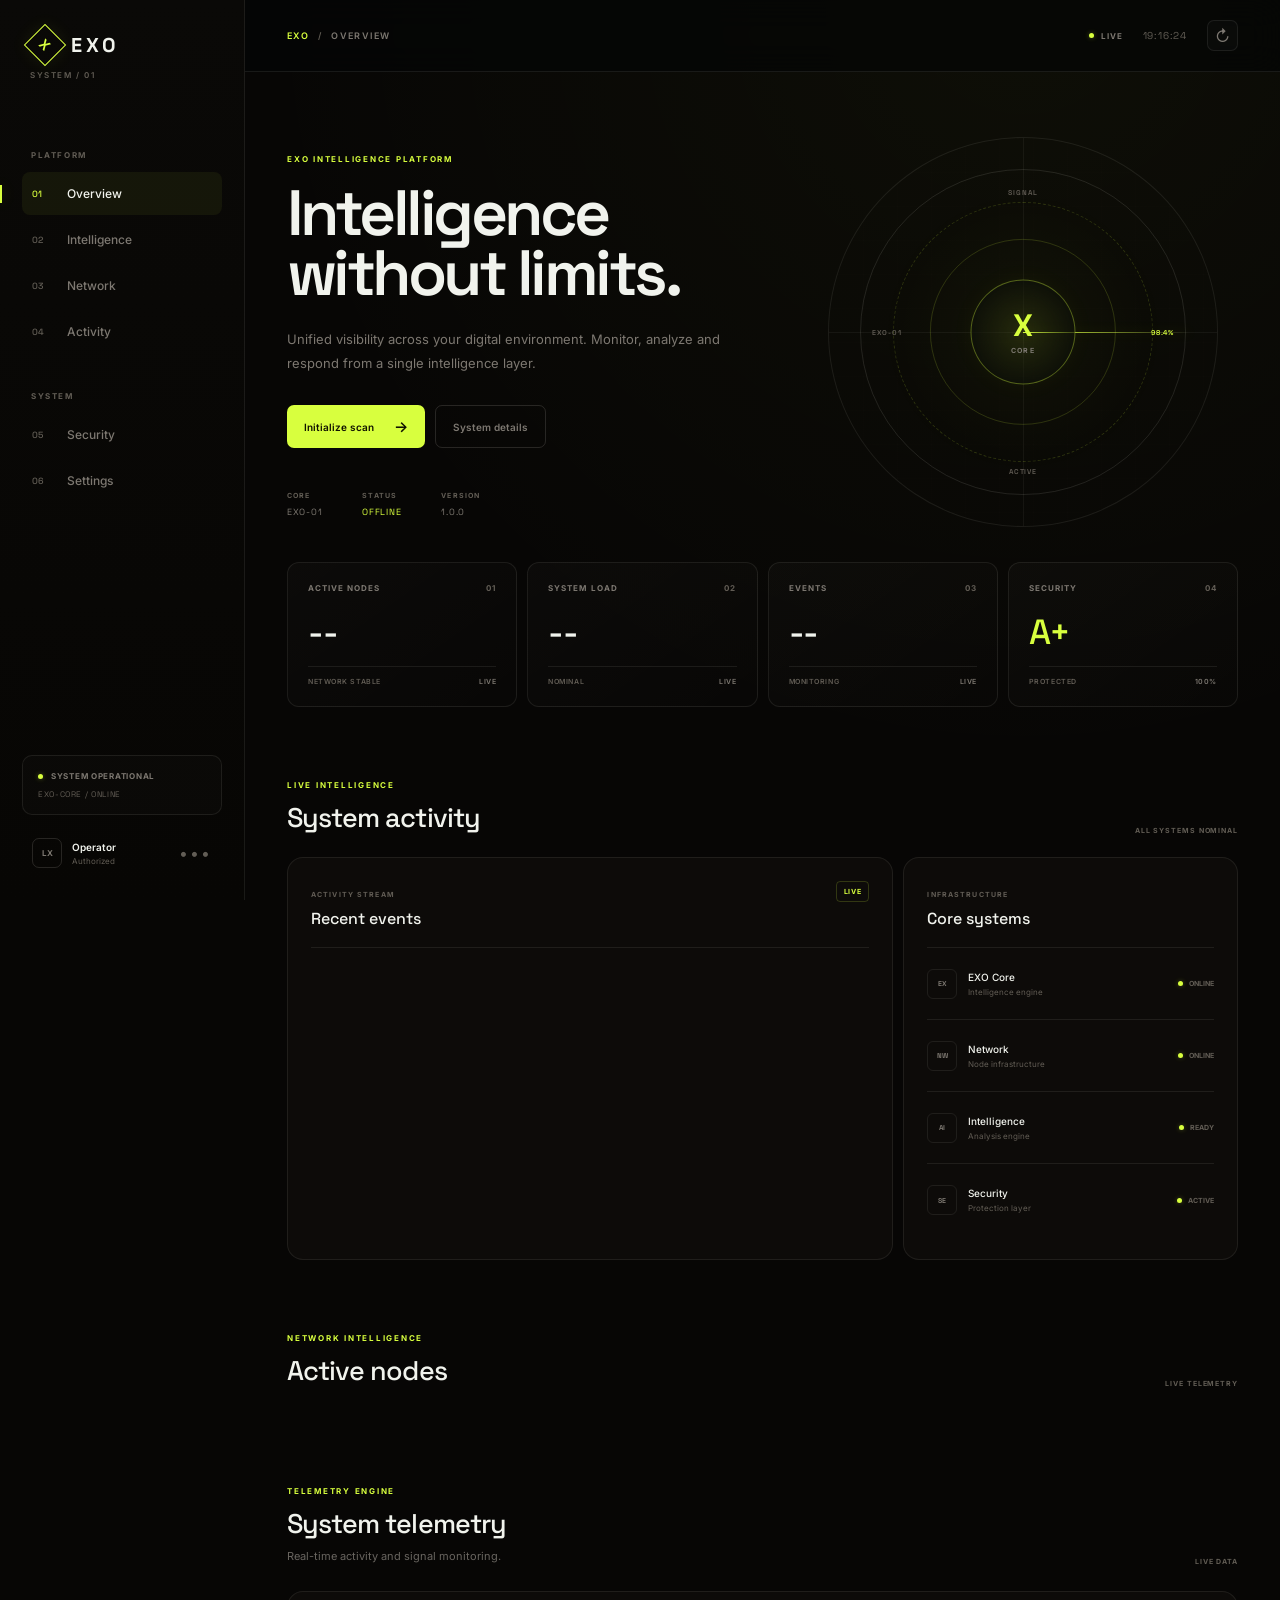
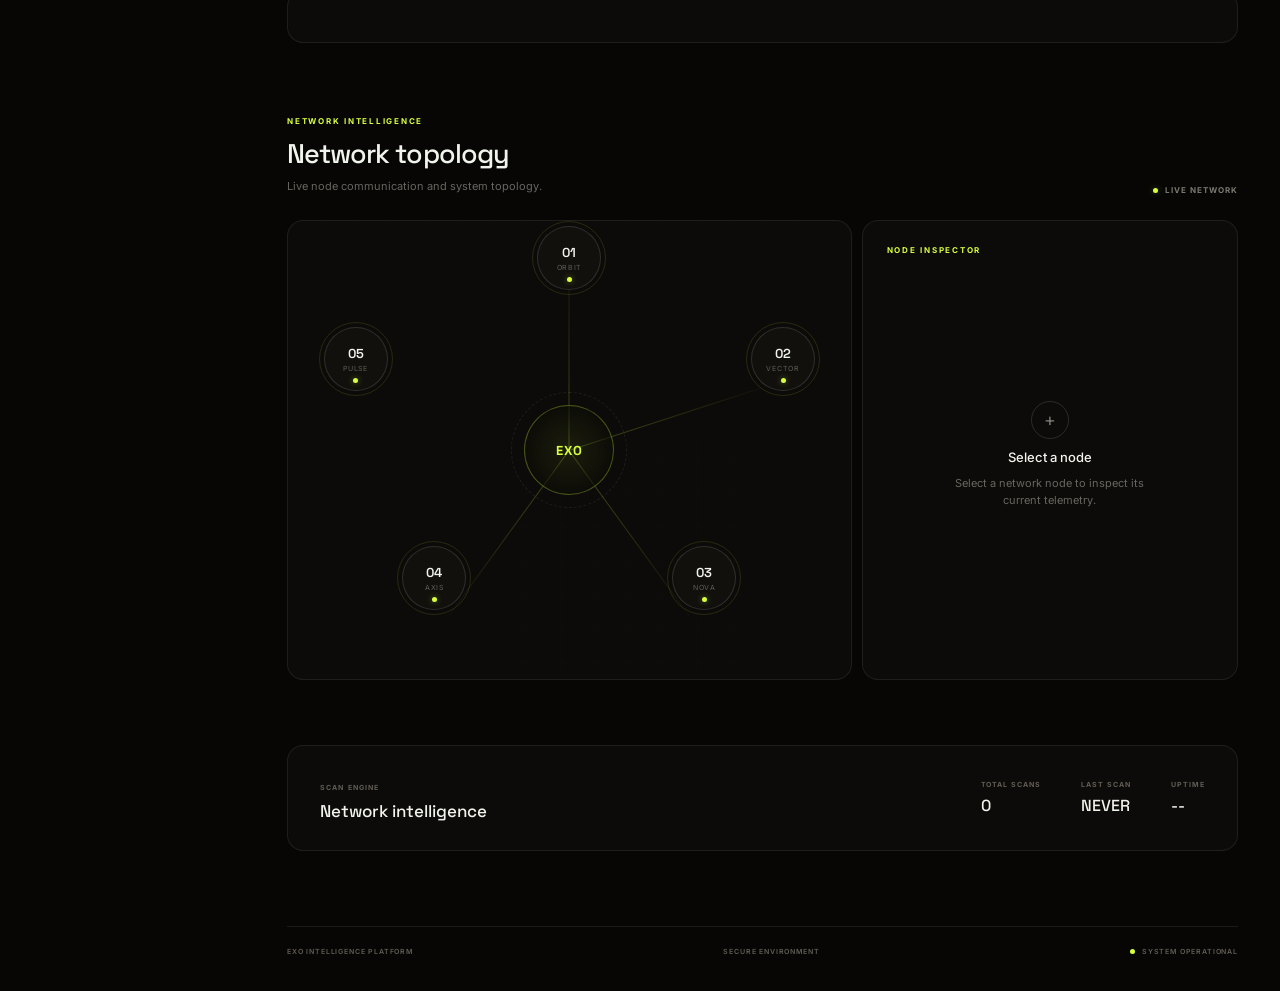
<file: frontend/index.html>
<!DOCTYPE html>
<html lang="pt-BR">

<head>

    <meta charset="UTF-8">

    <meta
        name="viewport"
        content="width=device-width, initial-scale=1.0"
    >

    <meta
        name="description"
        content="EXO Intelligence Platform"
    >

    <title>EXO — Intelligence Platform</title>

    <link rel="preconnect" href="https://fonts.googleapis.com">
    <link rel="preconnect" href="https://fonts.gstatic.com" crossorigin>

    <link
        href="https://fonts.googleapis.com/css2?family=Inter:wght@400;500;600;700&family=Space+Grotesk:wght@400;500;600;700&display=swap"
        rel="stylesheet"
    >

    <link rel="stylesheet" href="./css/style.css">

</head>


<body>

<div class="exo-shell">


    <!-- =====================================================
         SIDEBAR
    ====================================================== -->

    <aside class="sidebar">

        <div class="sidebar-top">

            <div class="exo-brand">

                <div class="brand-mark">
                    X
                </div>

                <div class="brand-name">
                    EXO
                </div>

            </div>

            <div class="brand-version">
                SYSTEM / 01
            </div>

        </div>


        <nav class="navigation">

            <div class="nav-section">

                <span class="nav-label">
                    PLATFORM
                </span>

                <a
                    href="#"
                    class="nav-link active"
                    data-section="overview"
                >
                    <span class="nav-number">
                        01
                    </span>

                    <span>
                        Overview
                    </span>
                </a>


                <a
                    href="#"
                    class="nav-link"
                    data-section="intelligence"
                >
                    <span class="nav-number">
                        02
                    </span>

                    <span>
                        Intelligence
                    </span>
                </a>


                <a
                    href="#"
                    class="nav-link"
                    data-section="network"
                >
                    <span class="nav-number">
                        03
                    </span>

                    <span>
                        Network
                    </span>
                </a>


                <a
                    href="#"
                    class="nav-link"
                    data-section="activity"
                >
                    <span class="nav-number">
                        04
                    </span>

                    <span>
                        Activity
                    </span>
                </a>

            </div>


            <div class="nav-section">

                <span class="nav-label">
                    SYSTEM
                </span>


                <a
                    href="#"
                    class="nav-link"
                    data-section="security"
                >
                    <span class="nav-number">
                        05
                    </span>

                    <span>
                        Security
                    </span>
                </a>


                <a
                    href="#"
                    class="nav-link"
                    data-section="settings"
                >
                    <span class="nav-number">
                        06
                    </span>

                    <span>
                        Settings
                    </span>
                </a>

            </div>

        </nav>


        <div class="sidebar-bottom">

            <div class="system-state">

                <div class="state-line">

                    <span class="state-indicator"></span>

                    <span>
                        SYSTEM OPERATIONAL
                    </span>

                </div>

                <span class="state-code">
                    EXO-CORE / ONLINE
                </span>

            </div>


            <div class="user-card">

                <div class="user-avatar">
                    LX
                </div>

                <div class="user-details">

                    <strong>
                        Operator
                    </strong>

                    <span>
                        Authorized
                    </span>

                </div>

                <button
                    class="user-menu"
                    type="button"
                >
                    •••
                </button>

            </div>

        </div>

    </aside>



    <!-- =====================================================
         MAIN
    ====================================================== -->

    <main class="main-content">


        <!-- =================================================
             TOPBAR
        ================================================== -->

        <header class="topbar">

            <div class="topbar-context">

                <span class="context-system">
                    EXO
                </span>

                <span class="context-divider">
                    /
                </span>

                <span class="context-page">
                    OVERVIEW
                </span>

            </div>


            <div class="topbar-right">

                <div class="live-status">

                    <span class="live-indicator"></span>

                    <span>
                        LIVE
                    </span>

                </div>


                <div
                    class="system-time"
                    id="systemTime"
                >
                    --:--:--
                </div>


                <button
                    class="refresh-button"
                    id="refreshBtn"
                    type="button"
                    aria-label="Refresh system"
                >
                    ↻
                </button>

            </div>

        </header>



        <!-- =================================================
             CONTENT
        ================================================== -->

        <div class="content">


            <!-- =================================================
                 HERO
            ================================================== -->

            <section class="hero">


                <div class="hero-copy">

                    <div class="eyebrow">
                        EXO INTELLIGENCE PLATFORM
                    </div>


                    <h1>
                        Intelligence
                        <br>
                        without limits.
                    </h1>


                    <p>
                        Unified visibility across your digital
                        environment. Monitor, analyze and respond
                        from a single intelligence layer.
                    </p>


                    <div class="hero-actions">

                        <button
                            class="primary-button"
                            id="initializeBtn"
                            data-scan
                            type="button"
                        >

                            <span>
                                Initialize scan
                            </span>

                            <span class="button-arrow">
                                →
                            </span>

                        </button>


                        <button
                            class="secondary-button"
                            id="detailsBtn"
                            type="button"
                        >
                            System details
                        </button>

                    </div>


                    <div class="hero-meta">


                        <div class="meta-item">

                            <span class="meta-label">
                                CORE
                            </span>

                            <span class="meta-value">
                                EXO-01
                            </span>

                        </div>


                        <div class="meta-item">

                            <span class="meta-label">
                                STATUS
                            </span>

                            <span
                                class="meta-value online"
                                data-system-status
                            >
                                OPERATIONAL
                            </span>

                        </div>


                        <div class="meta-item">

                            <span class="meta-label">
                                VERSION
                            </span>

                            <span class="meta-value">
                                1.0.0
                            </span>

                        </div>

                    </div>

                </div>



                <!-- =================================================
                     CORE VISUAL
                ================================================== -->

                <div class="core-container">

                    <div class="core-grid"></div>

                    <div class="core-ring ring-one"></div>

                    <div class="core-ring ring-two"></div>

                    <div class="core-ring ring-three"></div>

                    <div class="core-cross horizontal"></div>

                    <div class="core-cross vertical"></div>

                    <div class="core-scan"></div>


                    <div class="core-center">

                        <span class="core-x">
                            X
                        </span>

                        <span class="core-status">
                            CORE
                        </span>

                    </div>


                    <div class="core-label label-top">
                        SIGNAL
                    </div>

                    <div class="core-label label-right">
                        98.4%
                    </div>

                    <div class="core-label label-bottom">
                        ACTIVE
                    </div>

                    <div class="core-label label-left">
                        EXO-01
                    </div>

                </div>

            </section>



            <!-- =================================================
                 METRICS
            ================================================== -->

            <section class="metrics-grid">


                <article class="metric-card">

                    <div class="metric-header">

                        <span>
                            ACTIVE NODES
                        </span>

                        <span class="metric-index">
                            01
                        </span>

                    </div>


                    <div
                        class="metric-value"
                        id="nodesValue"
                        data-metric="nodes"
                    >
                        --
                    </div>


                    <div class="metric-footer">

                        <span class="metric-status">
                            NETWORK STABLE
                        </span>

                        <span
                            class="metric-change"
                            data-metric-change="nodes"
                        >
                            LIVE
                        </span>

                    </div>

                </article>



                <article class="metric-card">

                    <div class="metric-header">

                        <span>
                            SYSTEM LOAD
                        </span>

                        <span class="metric-index">
                            02
                        </span>

                    </div>


                    <div
                        class="metric-value"
                        id="loadValue"
                        data-metric="activity"
                    >
                        --
                    </div>


                    <div class="metric-footer">

                        <span class="metric-status">
                            NOMINAL
                        </span>

                        <span class="metric-change">
                            LIVE
                        </span>

                    </div>

                </article>



                <article class="metric-card">

                    <div class="metric-header">

                        <span>
                            EVENTS
                        </span>

                        <span class="metric-index">
                            03
                        </span>

                    </div>


                    <div
                        class="metric-value"
                        id="eventsValue"
                        data-metric="events"
                    >
                        --
                    </div>


                    <div class="metric-footer">

                        <span class="metric-status">
                            MONITORING
                        </span>

                        <span class="metric-change">
                            LIVE
                        </span>

                    </div>

                </article>



                <article class="metric-card">

                    <div class="metric-header">

                        <span>
                            SECURITY
                        </span>

                        <span class="metric-index">
                            04
                        </span>

                    </div>


                    <div
                        class="metric-value security-grade"
                        id="securityValue"
                    >
                        A+
                    </div>


                    <div class="metric-footer">

                        <span class="metric-status">
                            PROTECTED
                        </span>

                        <span class="metric-change">
                            100%
                        </span>

                    </div>

                </article>

            </section>



            <!-- =================================================
                 LIVE INTELLIGENCE
            ================================================== -->

            <section class="workspace">


                <div class="workspace-heading">

                    <div>

                        <span class="eyebrow">
                            LIVE INTELLIGENCE
                        </span>

                        <h2>
                            System activity
                        </h2>

                    </div>


                    <div class="workspace-status">
                        ALL SYSTEMS NOMINAL
                    </div>

                </div>



                <div class="workspace-grid">


                    <!-- ACTIVITY -->

                    <article class="panel activity-panel">

                        <div class="panel-header">

                            <div>

                                <span class="panel-label">
                                    ACTIVITY STREAM
                                </span>

                                <h3>
                                    Recent events
                                </h3>

                            </div>

                            <span class="panel-live">
                                LIVE
                            </span>

                        </div>


                        <div
                            class="activity-list"
                            id="activityList"
                            data-events
                        >
                            <!-- Eventos reais entram aqui pelo app.js -->
                        </div>

                    </article>



                    <!-- SYSTEMS -->

                    <article class="panel systems-panel">

                        <div class="panel-header">

                            <div>

                                <span class="panel-label">
                                    INFRASTRUCTURE
                                </span>

                                <h3>
                                    Core systems
                                </h3>

                            </div>

                        </div>


                        <div class="systems-list">


                            <div class="system-item">

                                <div class="system-info">

                                    <div class="system-icon">
                                        EX
                                    </div>

                                    <div>

                                        <strong>
                                            EXO Core
                                        </strong>

                                        <span>
                                            Intelligence engine
                                        </span>

                                    </div>

                                </div>


                                <div class="system-health">

                                    <span class="health-indicator"></span>

                                    <span>
                                        ONLINE
                                    </span>

                                </div>

                            </div>



                            <div class="system-item">

                                <div class="system-info">

                                    <div class="system-icon">
                                        NW
                                    </div>

                                    <div>

                                        <strong>
                                            Network
                                        </strong>

                                        <span>
                                            Node infrastructure
                                        </span>

                                    </div>

                                </div>


                                <div class="system-health">

                                    <span class="health-indicator"></span>

                                    <span>
                                        ONLINE
                                    </span>

                                </div>

                            </div>



                            <div class="system-item">

                                <div class="system-info">

                                    <div class="system-icon">
                                        AI
                                    </div>

                                    <div>

                                        <strong>
                                            Intelligence
                                        </strong>

                                        <span>
                                            Analysis engine
                                        </span>

                                    </div>

                                </div>


                                <div class="system-health">

                                    <span class="health-indicator"></span>

                                    <span>
                                        READY
                                    </span>

                                </div>

                            </div>



                            <div class="system-item">

                                <div class="system-info">

                                    <div class="system-icon">
                                        SE
                                    </div>

                                    <div>

                                        <strong>
                                            Security
                                        </strong>

                                        <span>
                                            Protection layer
                                        </span>

                                    </div>

                                </div>


                                <div class="system-health">

                                    <span class="health-indicator"></span>

                                    <span>
                                        ACTIVE
                                    </span>

                                </div>

                            </div>

                        </div>

                    </article>

                </div>

            </section>



            <!-- =================================================
                 ACTIVE NODES
            ================================================== -->

            <section class="nodes-section">


                <div class="workspace-heading">

                    <div>

                        <span class="eyebrow">
                            NETWORK INTELLIGENCE
                        </span>

                        <h2>
                            Active nodes
                        </h2>

                    </div>


                    <div class="workspace-status">
                        LIVE TELEMETRY
                    </div>

                </div>


                <div
                    class="nodes-grid"
                    data-nodes
                >
                </div>

            </section>



            <!-- =================================================
                 TELEMETRY
            ================================================== -->

            <section class="telemetry-section">


                <div class="workspace-heading">

                    <div>

                        <span class="eyebrow">
                            TELEMETRY ENGINE
                        </span>

                        <h2>
                            System telemetry
                        </h2>

                        <p>
                            Real-time activity and signal monitoring.
                        </p>

                    </div>


                    <div class="workspace-status">
                        LIVE DATA
                    </div>

                </div>


                <div
                    class="telemetry-chart"
                    data-telemetry-chart
                >
                </div>

            </section>



            <!-- =================================================
                 NETWORK INTELLIGENCE
            ================================================== -->

            <section class="network-section">


                <div class="workspace-heading">


                    <div>

                        <span class="eyebrow">
                            NETWORK INTELLIGENCE
                        </span>

                        <h2>
                            Network topology
                        </h2>

                        <p>
                            Live node communication and system topology.
                        </p>

                    </div>


                    <div class="network-live">

                        <span></span>

                        LIVE NETWORK

                    </div>

                </div>



                <div class="network-layout">


                    <!-- NETWORK MAP -->

                    <div class="network-map">


                        <div class="network-grid"></div>


                        <!-- CONNECTIONS -->

                        <div class="network-line line-1"></div>

                        <div class="network-line line-2"></div>

                        <div class="network-line line-3"></div>

                        <div class="network-line line-4"></div>



                        <!-- NODE 01 -->

                        <button
                            class="network-node node-1"
                            data-network-node="NODE-01"
                            type="button"
                        >

                            <span class="node-pulse"></span>

                            <span class="node-core"></span>

                            <strong>
                                01
                            </strong>

                            <small>
                                ORBIT
                            </small>

                        </button>



                        <!-- NODE 02 -->

                        <button
                            class="network-node node-2"
                            data-network-node="NODE-02"
                            type="button"
                        >

                            <span class="node-pulse"></span>

                            <span class="node-core"></span>

                            <strong>
                                02
                            </strong>

                            <small>
                                VECTOR
                            </small>

                        </button>



                        <!-- NODE 03 -->

                        <button
                            class="network-node node-3"
                            data-network-node="NODE-03"
                            type="button"
                        >

                            <span class="node-pulse"></span>

                            <span class="node-core"></span>

                            <strong>
                                03
                            </strong>

                            <small>
                                NOVA
                            </small>

                        </button>



                        <!-- NODE 04 -->

                        <button
                            class="network-node node-4"
                            data-network-node="NODE-04"
                            type="button"
                        >

                            <span class="node-pulse"></span>

                            <span class="node-core"></span>

                            <strong>
                                04
                            </strong>

                            <small>
                                AXIS
                            </small>

                        </button>



                        <!-- NODE 05 -->

                        <button
                            class="network-node node-5"
                            data-network-node="NODE-05"
                            type="button"
                        >

                            <span class="node-pulse"></span>

                            <span class="node-core"></span>

                            <strong>
                                05
                            </strong>

                            <small>
                                PULSE
                            </small>

                        </button>



                        <!-- EXO CORE -->

                        <div class="network-center">

                            <div class="center-ring"></div>

                            <div class="center-core">
                                EXO
                            </div>

                        </div>

                    </div>



                    <!-- NODE INSPECTOR -->

                    <aside class="network-inspector">


                        <span class="eyebrow">
                            NODE INSPECTOR
                        </span>


                        <div
                            class="inspector-empty"
                            data-network-inspector
                        >

                            <div class="inspector-icon">
                                +
                            </div>


                            <strong>
                                Select a node
                            </strong>


                            <p>
                                Select a network node to inspect
                                its current telemetry.
                            </p>

                        </div>

                    </aside>

                </div>

            </section>



            <!-- =================================================
                 SCAN STATUS
            ================================================== -->

            <section class="scan-status-panel">


                <div>

                    <span class="panel-label">
                        SCAN ENGINE
                    </span>

                    <h3>
                        Network intelligence
                    </h3>

                </div>


                <div class="scan-status-data">


                    <div>

                        <span>
                            TOTAL SCANS
                        </span>

                        <strong data-scan-count>
                            0
                        </strong>

                    </div>


                    <div>

                        <span>
                            LAST SCAN
                        </span>

                        <strong data-last-scan>
                            NEVER
                        </strong>

                    </div>


                    <div>

                        <span>
                            UPTIME
                        </span>

                        <strong data-uptime>
                            --
                        </strong>

                    </div>

                </div>

            </section>



            <!-- =================================================
                 FOOTER
            ================================================== -->

            <footer class="footer">


                <div>
                    EXO INTELLIGENCE PLATFORM
                </div>


                <div>
                    SECURE ENVIRONMENT
                </div>


                <div>

                    <span class="footer-status"></span>

                    SYSTEM OPERATIONAL

                </div>

            </footer>

        </div>

    </main>

</div>



<!-- =========================================================
     APP
========================================================= -->

<script src="./js/app.js"></script>


</body>

</html>
</file>
<file: frontend/css/style.css>
/* =========================================================
   EXO — INTELLIGENCE PLATFORM
   Premium Interface
========================================================= */

:root {
    --bg: #070605;
    --bg-2: #0a0907;
    --panel: #0d0b09;
    --panel-2: #12100d;

    --border: rgba(255, 248, 235, 0.08);
    --border-light: rgba(255, 248, 235, 0.13);

    --text: #f1f3ed;
    --muted: #7d7871;
    --muted-2: #625d55; /* antes #505555 — contraste baixo demais em textos de 7-8px */
    --muted-3: #696560; /* novo tom, consolida ~5 cinzas soltos usados no corpo dos cards */

    --lime: #d8ff3e;
    --lime-soft: rgba(216, 255, 62, 0.08);
    --lime-glow: rgba(216, 255, 62, 0.22);
    --accent: var(--lime); /* usada na seção "EXO SECURITY CENTER"; não existia antes */

    --severity-info: var(--lime);
    --severity-warning: #f5a623;
    --severity-warning-soft: rgba(245, 166, 35, 0.1);
    --severity-critical: #ff5c5c;
    --severity-critical-soft: rgba(255, 92, 92, 0.1);

    --sidebar: 245px;
    --radius: 16px;
}

* {
    margin: 0;
    padding: 0;
    box-sizing: border-box;
}

html {
    scroll-behavior: smooth;
}

body {
    min-height: 100vh;
    background:
        radial-gradient(
            circle at 80% 0%,
            rgba(216, 255, 62, 0.035),
            transparent 28%
        ),
        var(--bg);

    color: var(--text);

    font-family:
        "Inter",
        -apple-system,
        BlinkMacSystemFont,
        "Segoe UI",
        sans-serif;

    -webkit-font-smoothing: antialiased;
}

button,
a {
    font: inherit;
}

button {
    border: 0;
}

a {
    color: inherit;
    text-decoration: none;
}


/* =========================================================
   SHELL
========================================================= */

.exo-shell {
    min-height: 100vh;
    display: flex;
}


/* =========================================================
   SIDEBAR
========================================================= */

.sidebar {
    position: fixed;
    inset: 0 auto 0 0;

    width: var(--sidebar);

    padding: 30px 22px 22px;

    display: flex;
    flex-direction: column;

    background:
        linear-gradient(
            180deg,
            #0a0907 0%,
            #070604 100%
        );

    border-right: 1px solid var(--border);

    z-index: 50;
}


/* BRAND */

.sidebar-top {
    padding: 0 8px;
}

.exo-brand {
    display: flex;
    align-items: center;
    gap: 11px;
}

.brand-mark {
    width: 30px;
    height: 30px;

    display: grid;
    place-items: center;

    border: 1px solid var(--lime);

    color: var(--lime);

    font-family: "Space Grotesk", sans-serif;
    font-size: 14px;
    font-weight: 700;

    transform: rotate(45deg);

    box-shadow:
        0 0 18px rgba(216, 255, 62, 0.08);
}

.brand-mark::first-letter {
    transform: rotate(-45deg);
}

.brand-name {
    font-family: "Space Grotesk", sans-serif;

    font-size: 20px;
    font-weight: 700;

    letter-spacing: 0.18em;
}

.brand-version {
    margin-top: 10px;

    color: var(--muted-2);

    font-size: 8px;
    font-weight: 600;

    letter-spacing: 0.2em;
}


/* NAVIGATION */

.navigation {
    margin-top: 70px;
}

.nav-section + .nav-section {
    margin-top: 38px;
}

.nav-label {
    display: block;

    margin: 0 9px 12px;

    color: var(--muted-2);

    font-size: 8px;
    font-weight: 700;

    letter-spacing: 0.2em;
}

.nav-link {
    position: relative;

    height: 43px;

    padding: 0 10px;

    display: flex;
    align-items: center;
    gap: 13px;

    color: var(--muted);

    font-size: 12px;
    font-weight: 500;

    border-radius: 8px;

    transition:
        color 0.2s ease,
        background 0.2s ease;
}

.nav-link + .nav-link {
    margin-top: 3px;
}

.nav-link:hover {
    color: var(--text);
    background: rgba(255, 248, 235, 0.025);
}

.nav-link.active {
    color: var(--text);
    background: rgba(216, 255, 62, 0.055);
}

.nav-link.active::before {
    content: "";

    position: absolute;
    left: -22px;

    width: 2px;
    height: 18px;

    background: var(--lime);

    box-shadow:
        0 0 14px var(--lime-glow);
}

.nav-number {
    width: 22px;

    color: var(--muted-2);

    font-family: "Space Grotesk", sans-serif;
    font-size: 9px;
}

.nav-link.active .nav-number {
    color: var(--lime);
}


/* SIDEBAR BOTTOM */

.sidebar-bottom {
    margin-top: auto;
}

.system-state {
    padding: 15px;

    border: 1px solid var(--border);

    background: rgba(255, 248, 235, 0.015);

    border-radius: 10px;
}

.state-line {
    display: flex;
    align-items: center;
    gap: 8px;

    color: var(--muted);

    font-size: 8px;
    font-weight: 700;

    letter-spacing: 0.09em;
}

.state-indicator {
    width: 5px;
    height: 5px;

    border-radius: 50%;

    background: var(--lime);

    box-shadow:
        0 0 5px rgba(216, 255, 62, 0.35);
}

.state-code {
    display: block;

    margin-top: 8px;

    color: var(--muted-2);

    font-family: "Space Grotesk", sans-serif;
    font-size: 8px;

    letter-spacing: 0.08em;
}

.user-card {
    margin-top: 13px;

    padding: 10px;

    display: flex;
    align-items: center;
    gap: 10px;
}

.user-avatar {
    width: 30px;
    height: 30px;

    display: grid;
    place-items: center;

    border: 1px solid var(--border-light);

    color: var(--muted);

    font-size: 8px;
    font-weight: 700;

    border-radius: 7px;
}

.user-details {
    min-width: 0;

    display: flex;
    flex-direction: column;
    gap: 3px;
}

.user-details strong {
    font-size: 10px;
    font-weight: 600;
}

.user-details span {
    color: var(--muted-2);

    font-size: 8px;
}

.user-menu {
    margin-left: auto;

    background: transparent;

    color: var(--muted-2);

    cursor: pointer;

    letter-spacing: 2px;
}


/* =========================================================
   MAIN
========================================================= */

.main-content {
    width: calc(100% - var(--sidebar));
    margin-left: var(--sidebar);

    min-height: 100vh;
}


/* =========================================================
   TOPBAR
========================================================= */

.topbar {
    height: 72px;

    padding: 0 42px;

    display: flex;
    align-items: center;
    justify-content: space-between;

    border-bottom: 1px solid var(--border);

    background: rgba(5, 6, 6, 0.75);

    backdrop-filter: blur(16px);

    position: sticky;
    top: 0;

    z-index: 40;
}

.topbar-context {
    display: flex;
    align-items: center;
    gap: 9px;

    font-size: 9px;
    font-weight: 600;

    letter-spacing: 0.15em;
}

.context-system {
    color: var(--lime);
}

.context-divider {
    color: var(--muted-2);
}

.context-page {
    color: var(--muted);
}

.topbar-right {
    display: flex;
    align-items: center;
    gap: 20px;
}

.live-status {
    display: flex;
    align-items: center;
    gap: 7px;

    color: var(--muted);

    font-size: 8px;
    font-weight: 700;

    letter-spacing: 0.12em;
}

.live-indicator {
    width: 5px;
    height: 5px;

    background: var(--lime);

    border-radius: 50%;

    box-shadow:
        0 0 5px rgba(216, 255, 62, 0.35);
}

.system-time {
    color: var(--muted-2);

    font-family: "Space Grotesk", sans-serif;

    font-size: 10px;

    letter-spacing: 0.08em;
}

.refresh-button {
    width: 31px;
    height: 31px;

    display: grid;
    place-items: center;

    border: 1px solid var(--border);

    background: rgba(255, 248, 235, 0.02);

    color: var(--muted);

    border-radius: 7px;

    cursor: pointer;

    font-size: 16px;

    transition:
        color 0.2s ease,
        border 0.2s ease,
        transform 0.5s ease;
}

.refresh-button:hover {
    color: var(--lime);
    border-color: rgba(216, 255, 62, 0.25);
}

.refresh-button.spin {
    transform: rotate(360deg);
}


/* =========================================================
   CONTENT
========================================================= */

.content {
    max-width: 1480px;

    margin: 0 auto;

    padding: 55px 42px 35px;
}


/* =========================================================
   HERO
========================================================= */

.hero {
    min-height: 410px;

    display: grid;
    grid-template-columns: 1fr 430px;

    align-items: center;

    gap: 60px;
}

.hero-copy {
    max-width: 650px;
}

.eyebrow {
    display: inline-block;

    color: var(--lime);

    font-size: 8px;
    font-weight: 700;

    letter-spacing: 0.22em;
}

.hero h1 {
    margin-top: 17px;

    font-family:
        "Space Grotesk",
        sans-serif;

    font-size: clamp(48px, 5vw, 78px);

    line-height: 0.94;

    letter-spacing: -0.055em;

    font-weight: 600;
}

.hero-copy > p {
    max-width: 470px;

    margin-top: 25px;

    color: var(--muted);

    font-size: 13px;

    line-height: 1.8;
}

.hero-actions {
    margin-top: 30px;

    display: flex;
    gap: 10px;
}

.primary-button,
.secondary-button {
    height: 43px;

    padding: 0 17px;

    display: flex;
    align-items: center;
    justify-content: center;

    border-radius: 7px;

    font-size: 10px;
    font-weight: 600;

    cursor: pointer;

    transition:
        transform 0.2s ease,
        background 0.2s ease,
        border 0.2s ease;
}

.primary-button {
    gap: 20px;

    background: var(--lime);

    color: #101200;
}

.primary-button:hover {
    transform: translateY(-2px);

    box-shadow:
        0 8px 30px rgba(216, 255, 62, 0.12);
}

.button-arrow {
    font-size: 15px;
}

.secondary-button {
    border: 1px solid var(--border-light);

    background: transparent;

    color: var(--muted);
}

.secondary-button:hover {
    color: var(--text);

    border-color: rgba(255, 248, 235, 0.2);

    background: rgba(255, 248, 235, 0.025);
}

.hero-meta {
    margin-top: 43px;

    display: flex;
    gap: 40px;
}

.meta-item {
    display: flex;
    flex-direction: column;
    gap: 6px;
}

.meta-label {
    color: var(--muted-2);

    font-size: 7px;
    font-weight: 700;

    letter-spacing: 0.16em;
}

.meta-value {
    color: var(--muted);

    font-family: "Space Grotesk", sans-serif;

    font-size: 9px;

    letter-spacing: 0.08em;
}

.meta-value.online {
    color: var(--lime);
}


/* =========================================================
   CORE VISUAL
========================================================= */

.core-container {
    position: relative;

    width: min(390px, 100%);
    aspect-ratio: 1;

    justify-self: center;

    border: 1px solid var(--border);

    border-radius: 50%;

    background:
        radial-gradient(
            circle,
            rgba(216, 255, 62, 0.035),
            transparent 52%
        );

    overflow: hidden;
}

.core-container::before {
    content: "";

    position: absolute;
    inset: 8%;

    border: 1px solid rgba(255, 248, 235, 0.035);

    border-radius: 50%;
}

.core-grid {
    position: absolute;
    inset: 0;

    opacity: 0.35;

    background-image:
        linear-gradient(
            rgba(255,248,235,0.025) 1px,
            transparent 1px
        ),
        linear-gradient(
            90deg,
            rgba(255,248,235,0.025) 1px,
            transparent 1px
        );

    background-size: 34px 34px;
}

.core-ring {
    position: absolute;

    top: 50%;
    left: 50%;

    border: 1px solid rgba(216, 255, 62, 0.16);

    border-radius: 50%;

    transform: translate(-50%, -50%);
}

.ring-one {
    width: 48%;
    height: 48%;
}

.ring-two {
    width: 67%;
    height: 67%;

    border-style: dashed;

    animation:
        rotateCore 18s linear infinite;
}

.ring-three {
    width: 84%;
    height: 84%;

    border-color: rgba(255, 248, 235, 0.07);

    animation:
        rotateCoreReverse 30s linear infinite;
}

.core-cross {
    position: absolute;

    background: rgba(255, 248, 235, 0.05);
}

.core-cross.horizontal {
    top: 50%;
    left: 0;

    width: 100%;
    height: 1px;
}

.core-cross.vertical {
    top: 0;
    left: 50%;

    width: 1px;
    height: 100%;
}

.core-scan {
    position: absolute;

    top: 50%;
    left: 50%;

    width: 43%;
    height: 1px;

    transform-origin: left center;

    background:
        linear-gradient(
            90deg,
            var(--lime),
            transparent
        );

    box-shadow:
        0 0 12px var(--lime-glow);

    animation:
        sweep 4s linear infinite;
}

.core-center {
    position: absolute;

    top: 50%;
    left: 50%;

    width: 105px;
    height: 105px;

    transform: translate(-50%, -50%);

    display: flex;
    flex-direction: column;
    align-items: center;
    justify-content: center;

    border: 1px solid rgba(216, 255, 62, 0.35);

    border-radius: 50%;

    background:
        radial-gradient(
            circle,
            rgba(216,255,62,0.1),
            rgba(5,6,6,0.9)
        );

    box-shadow:
        0 0 24px rgba(216,255,62,0.04);
}

.core-x {
    color: var(--lime);

    font-family: "Space Grotesk", sans-serif;

    font-size: 31px;
    font-weight: 700;

    line-height: 1;
}

.core-status {
    margin-top: 5px;

    color: var(--muted);

    font-size: 7px;
    font-weight: 700;

    letter-spacing: 0.18em;
}

.core-label {
    position: absolute;

    color: var(--muted-2);

    font-family: "Space Grotesk", sans-serif;

    font-size: 7px;
    font-weight: 600;

    letter-spacing: 0.13em;
}

.label-top {
    top: 13%;
    left: 50%;

    transform: translateX(-50%);
}

.label-right {
    right: 11%;
    top: 50%;

    transform: translateY(-50%);

    color: var(--lime);
}

.label-bottom {
    bottom: 13%;
    left: 50%;

    transform: translateX(-50%);
}

.label-left {
    left: 11%;
    top: 50%;

    transform: translateY(-50%);
}


/* =========================================================
   METRICS
========================================================= */

.metrics-grid {
    margin-top: 25px;

    display: grid;

    grid-template-columns:
        repeat(4, 1fr);

    gap: 10px;
}

.metric-card {
    min-height: 145px;

    padding: 20px;

    display: flex;
    flex-direction: column;

    border: 1px solid var(--border);

    background:
        linear-gradient(
            145deg,
            rgba(255,248,235,0.025),
            rgba(255,248,235,0.008)
        );

    border-radius: 12px;

    transition:
        border 0.25s ease,
        transform 0.25s ease;
}

.metric-card:hover {
    transform: translateY(-2px);

    border-color:
        rgba(216, 255, 62, 0.17);
}

.metric-header {
    display: flex;
    justify-content: space-between;

    color: var(--muted);

    font-size: 8px;
    font-weight: 700;

    letter-spacing: 0.13em;
}

.metric-index {
    color: var(--muted-2);
}

.metric-value {
    margin-top: auto;

    color: var(--text);

    font-family: "Space Grotesk", sans-serif;

    font-size: 35px;
    font-weight: 500;

    letter-spacing: -0.04em;
}

.security-grade {
    color: var(--lime);
}

.metric-footer {
    margin-top: 12px;

    padding-top: 10px;

    display: flex;
    justify-content: space-between;

    border-top: 1px solid var(--border);

    font-size: 7px;
    font-weight: 600;

    letter-spacing: 0.08em;
}

.metric-status {
    color: var(--muted-2);
}

.metric-change {
    color: var(--muted);
}


/* =========================================================
   WORKSPACE
========================================================= */

.workspace {
    margin-top: 65px;
}

.workspace-heading {
    display: flex;
    align-items: flex-end;
    justify-content: space-between;

    margin-bottom: 22px;
}

.workspace-heading h2 {
    margin-top: 8px;

    font-family: "Space Grotesk", sans-serif;

    font-size: 27px;
    font-weight: 500;

    letter-spacing: -0.035em;
}

.workspace-status {
    color: var(--muted-2);

    font-size: 7px;
    font-weight: 700;

    letter-spacing: 0.13em;
}

.workspace-grid {
    display: grid;

    grid-template-columns:
        1.45fr
        0.8fr;

    gap: 10px;
}

.panel {
    min-height: 355px;

    padding: 23px;

    border: 1px solid var(--border);

    background: var(--panel);

    border-radius: var(--radius);
}

.panel-header {
    display: flex;
    justify-content: space-between;
    align-items: flex-start;

    padding-bottom: 18px;

    border-bottom: 1px solid var(--border);
}

.panel-label {
    color: var(--muted-2);

    font-size: 7px;
    font-weight: 700;

    letter-spacing: 0.16em;
}

.panel h3 {
    margin-top: 7px;

    font-family: "Space Grotesk", sans-serif;

    font-size: 16px;
    font-weight: 500;
}

.panel-live {
    padding: 5px 7px;

    border: 1px solid rgba(216, 255, 62, 0.18);

    color: var(--lime);

    font-size: 7px;
    font-weight: 700;

    letter-spacing: 0.1em;

    border-radius: 4px;
}


/* =========================================================
   ACTIVITY
========================================================= */

.activity-list {
    display: flex;
    flex-direction: column;
}

.activity-item {
    min-height: 67px;

    display: grid;

    grid-template-columns:
        58px
        12px
        1fr
        35px;

    align-items: center;

    gap: 12px;

    border-bottom: 1px solid var(--border);
}

.activity-item:last-child {
    border-bottom: 0;
}

.activity-time {
    color: var(--muted-2);

    font-family: "Space Grotesk", sans-serif;

    font-size: 8px;
}

.activity-line {
    width: 1px;
    height: 27px;

    background: var(--border-light);
}

.activity-content {
    min-width: 0;

    display: flex;
    flex-direction: column;

    gap: 5px;
}

.activity-content strong {
    color: var(--text);

    font-size: 10px;
    font-weight: 500;
}

.activity-content span {
    color: var(--muted-2);

    font-size: 8px;
}

.activity-state {
    color: var(--lime);

    font-size: 7px;
    font-weight: 700;

    text-align: right;
}


/* =========================================================
   SYSTEMS
========================================================= */

.systems-list {
    display: flex;
    flex-direction: column;
}

.system-item {
    min-height: 72px;

    display: flex;
    align-items: center;
    justify-content: space-between;

    border-bottom: 1px solid var(--border);
}

.system-item:last-child {
    border-bottom: 0;
}

.system-info {
    display: flex;
    align-items: center;
    gap: 11px;
}

.system-icon {
    width: 30px;
    height: 30px;

    display: grid;
    place-items: center;

    border: 1px solid var(--border);

    color: var(--muted);

    font-family: "Space Grotesk", sans-serif;

    font-size: 7px;
    font-weight: 700;

    border-radius: 6px;
}

.system-info strong {
    display: block;

    color: var(--text);

    font-size: 10px;
    font-weight: 500;
}

.system-info span {
    display: block;

    margin-top: 4px;

    color: var(--muted-2);

    font-size: 8px;
}

.system-health {
    display: flex;
    align-items: center;
    gap: 6px;

    color: var(--muted-2);

    font-size: 7px;
    font-weight: 700;
}

.health-indicator {
    width: 5px;
    height: 5px;

    border-radius: 50%;

    background: var(--lime);

    box-shadow:
        0 0 5px rgba(216,255,62,0.3);
}


/* =========================================================
   FOOTER
========================================================= */

.footer {
    margin-top: 75px;

    padding-top: 20px;

    display: flex;
    justify-content: space-between;

    border-top: 1px solid var(--border);

    color: var(--muted-2);

    font-size: 7px;
    font-weight: 600;

    letter-spacing: 0.12em;
}

.footer > div:last-child {
    display: flex;
    align-items: center;
    gap: 7px;
}

.footer-status {
    width: 5px;
    height: 5px;

    background: var(--lime);

    border-radius: 50%;
}


/* =========================================================
   ANIMATIONS
========================================================= */

@keyframes rotateCore {
    from {
        transform:
            translate(-50%, -50%)
            rotate(0deg);
    }

    to {
        transform:
            translate(-50%, -50%)
            rotate(360deg);
    }
}

@keyframes rotateCoreReverse {
    from {
        transform:
            translate(-50%, -50%)
            rotate(360deg);
    }

    to {
        transform:
            translate(-50%, -50%)
            rotate(0deg);
    }
}

@keyframes sweep {
    from {
        transform:
            rotate(0deg);
    }

    to {
        transform:
            rotate(360deg);
    }
}


/* =========================================================
   RESPONSIVE
========================================================= */

@media (max-width: 1150px) {

    :root {
        --sidebar: 215px;
    }

    .content {
        padding-left: 30px;
        padding-right: 30px;
    }

    .hero {
        grid-template-columns: 1fr 330px;
        gap: 30px;
    }

    .metrics-grid {
        grid-template-columns:
            repeat(2, 1fr);
    }

    .workspace-grid {
        grid-template-columns: 1fr;
    }
}


@media (max-width: 800px) {

    .sidebar {
        position: relative;

        width: 100%;
        height: auto;

        padding: 20px;

        border-right: 0;
        border-bottom: 1px solid var(--border);
    }

    .exo-shell {
        display: block;
    }

    .main-content {
        width: 100%;
        margin-left: 0;
    }

    .navigation {
        margin-top: 25px;

        display: flex;
        gap: 20px;

        overflow-x: auto;
    }

    .nav-section {
        display: flex;
        gap: 4px;
    }

    .nav-section + .nav-section {
        margin-top: 0;
    }

    .nav-label {
        display: none;
    }

    .nav-link {
        white-space: nowrap;
    }

    .nav-link.active::before {
        display: none;
    }

    .sidebar-bottom {
        display: none;
    }

    .hero {
        grid-template-columns: 1fr;
    }

    .core-container {
        width: min(340px, 80vw);
    }
}


@media (max-width: 600px) {

    .topbar {
        padding: 0 20px;
    }

    .content {
        padding: 40px 20px 25px;
    }

    .hero h1 {
        font-size: 48px;
    }

    .hero-meta {
        gap: 20px;
        flex-wrap: wrap;
    }

    .metrics-grid {
        grid-template-columns: 1fr;
    }

    .workspace {
        margin-top: 45px;
    }

    .workspace-heading {
        align-items: flex-start;

        flex-direction: column;

        gap: 12px;
    }

    .panel {
        padding: 17px;
    }

    .activity-item {
        grid-template-columns:
            48px
            8px
            1fr;
    }

    .activity-state {
        display: none;
    }

    .footer {
        flex-direction: column;

        gap: 12px;
    }

    .system-time {
        display: none;
    }
}

/* =========================================================
   EXO — LIVE INTELLIGENCE
========================================================= */

.exo-live-panel {
    margin-top: 28px;
    padding: 30px;

    border: 1px solid rgba(255,248,235,.07);
    border-radius: 24px;

    background:
        linear-gradient(
            145deg,
            rgba(20,23,24,.92),
            rgba(9,11,12,.94)
        );

    box-shadow:
        0 30px 80px rgba(0,0,0,.35);

    position: relative;
    overflow: hidden;
}

.exo-live-panel::before {
    content: "";

    position: absolute;
    inset: 0;

    background-image:
        linear-gradient(
            rgba(255,248,235,.025) 1px,
            transparent 1px
        ),
        linear-gradient(
            90deg,
            rgba(255,248,235,.025) 1px,
            transparent 1px
        );

    background-size: 42px 42px;

    pointer-events: none;
}

.exo-panel-header {
    position: relative;

    display: flex;
    align-items: center;
    justify-content: space-between;

    margin-bottom: 26px;
}

.exo-panel-label {
    display: block;

    font-size: 10px;
    font-weight: 700;
    letter-spacing: .2em;

    color: #d8ff3e;

    margin-bottom: 7px;
}

.exo-panel-header h2 {
    margin: 0;

    font-family: "Space Grotesk", sans-serif;

    font-size: 24px;
    font-weight: 500;

    letter-spacing: -.04em;
}

.exo-live-status {
    display: flex;
    align-items: center;
    gap: 8px;

    font-size: 10px;
    font-weight: 700;
    letter-spacing: .14em;

    color: var(--muted);
}

.exo-live-status span {
    width: 7px;
    height: 7px;

    border-radius: 50%;

    background: #d8ff3e;

    box-shadow:
        0 0 0 3px rgba(216,255,62,.06),
        0 0 9px rgba(216,255,62,.3);

    animation: exoPulse 2s infinite;
}


/* =========================================================
   MODULE GRID
========================================================= */

.exo-module-grid {
    position: relative;

    display: grid;

    grid-template-columns:
        repeat(4, minmax(0, 1fr));

    gap: 12px;
}

.exo-module {
    min-height: 190px;

    padding: 21px;

    border-radius: 18px;

    background:
        rgba(255,248,235,.025);

    border:
        1px solid rgba(255,248,235,.06);

    transition:
        transform .25s ease,
        border-color .25s ease,
        background .25s ease;
}

.exo-module:hover {
    transform: translateY(-3px);

    border-color:
        rgba(216,255,62,.2);

    background:
        rgba(216,255,62,.035);
}

.module-top {
    display: flex;
    align-items: center;
    justify-content: space-between;

    margin-bottom: 30px;
}

.module-icon {
    width: 32px;
    height: 32px;

    display: flex;
    align-items: center;
    justify-content: center;

    border-radius: 9px;

    background:
        rgba(216,255,62,.08);

    color: #d8ff3e;

    font-size: 17px;
}

.module-status {
    font-size: 8px;
    font-weight: 700;

    letter-spacing: .15em;

    color: var(--muted);
}

.module-label {
    display: block;

    font-size: 9px;
    font-weight: 700;

    letter-spacing: .18em;

    color: var(--muted);

    margin-bottom: 7px;
}

.exo-module strong {
    display: block;

    font-family:
        "Space Grotesk",
        sans-serif;

    font-size: 31px;
    font-weight: 500;

    letter-spacing: -.05em;

    color: var(--text);

    margin-bottom: 4px;
}

.exo-module p {
    margin: 0;

    color: var(--muted-3);

    font-size: 11px;
}

.module-line {
    display: flex;
    justify-content: space-between;

    margin-top: 24px;

    padding-top: 12px;

    border-top:
        1px solid rgba(255,248,235,.055);

    color: var(--muted);

    font-size: 8px;
    font-weight: 600;

    letter-spacing: .08em;
}


/* =========================================================
   INSIGHTS
========================================================= */

.exo-insights {
    position: relative;

    margin-top: 14px;

    padding: 22px;

    border-radius: 18px;

    border:
        1px solid rgba(255,248,235,.06);

    background:
        rgba(0,0,0,.15);
}

.insights-header {
    display: flex;
    justify-content: space-between;

    margin-bottom: 14px;

    font-size: 9px;
    font-weight: 700;

    letter-spacing: .16em;

    color: var(--muted);
}

.insights-header span:last-child {
    color: #d8ff3e;
}

.insights-list {
    display: flex;
    flex-direction: column;
}

.insight-item {
    display: flex;
    align-items: center;

    gap: 14px;

    padding: 15px 0;

    border-bottom:
        1px solid rgba(255,248,235,.045);
}

.insight-item:last-child {
    border-bottom: none;
}

.insight-marker {
    width: 6px;
    height: 6px;

    flex-shrink: 0;

    border-radius: 50%;

    background: #d8ff3e;

    box-shadow:
        0 0 8px rgba(216,255,62,.22);
}

.insight-content {
    flex: 1;
}

.insight-content strong {
    display: block;

    margin-bottom: 4px;

    color: var(--text);

    font-size: 12px;
    font-weight: 500;
}

.insight-content p {
    margin: 0;

    color: var(--muted-3);

    font-size: 10px;
}

.insight-priority {
    padding: 5px 8px;

    border-radius: 5px;

    font-size: 8px;
    font-weight: 700;

    letter-spacing: .08em;

    background:
        rgba(255,248,235,.04);

    color: var(--muted);
}

.insight-priority.high {
    color: #d8ff3e;

    background:
        rgba(216,255,62,.07);
}

.insight-priority.medium {
    color: var(--muted);
}

.insight-loading {
    padding: 18px 0;

    color: var(--muted-3);

    font-size: 11px;
}


/* =========================================================
   ANIMATION
========================================================= */

@keyframes exoPulse {

    0%,
    100% {
        opacity: .5;
        transform: scale(.9);
    }

    50% {
        opacity: 1;
        transform: scale(1);
    }
}


/* =========================================================
   RESPONSIVE
========================================================= */

@media (max-width: 1100px) {

    .exo-module-grid {
        grid-template-columns:
            repeat(2, minmax(0, 1fr));
    }

}

@media (max-width: 650px) {

    .exo-live-panel {
        padding: 20px;
    }

    .exo-module-grid {
        grid-template-columns: 1fr;
    }

    .exo-panel-header {
        align-items: flex-start;
        gap: 15px;
    }

}


/* =========================================================
   EXO — MODULE VIEWS
========================================================= */

.exo-module-view {
    position: relative;

    margin-top: 32px;

    width: 100%;
}

.exo-view-enter {
    animation: exoViewEnter .35s ease forwards;
}

@keyframes exoViewEnter {

    from {
        opacity: 0;
        transform: translateY(10px);
    }

    to {
        opacity: 1;
        transform: translateY(0);
    }
}


/* =========================================================
   VIEW HEADER
========================================================= */

.exo-view-head {
    display: flex;
    align-items: flex-end;
    justify-content: space-between;

    gap: 30px;

    margin-bottom: 25px;
}

.exo-view-label {
    display: block;

    margin-bottom: 8px;

    color: #d8ff3e;

    font-size: 9px;
    font-weight: 700;

    letter-spacing: .18em;
}

.exo-view-head h1 {
    margin: 0;

    font-family:
        "Space Grotesk",
        sans-serif;

    font-size: 34px;
    font-weight: 500;

    letter-spacing: -.045em;
}

.exo-view-head p {
    margin: 7px 0 0;

    color: var(--muted);

    font-size: 12px;
}

.exo-view-live {
    color: #d8ff3e;

    font-size: 9px;
    font-weight: 700;

    letter-spacing: .12em;

    white-space: nowrap;
}


/* =========================================================
   OVERVIEW
========================================================= */

.exo-overview-grid {
    display: grid;

    grid-template-columns:
        repeat(4, minmax(0, 1fr));

    gap: 12px;
}

.exo-overview-card {
    min-height: 160px;

    padding: 24px;

    border:
        1px solid rgba(255,248,235,.065);

    border-radius: 18px;

    background:
        rgba(255,248,235,.025);

    transition: .25s ease;
}

.exo-overview-card:hover {
    border-color:
        rgba(216,255,62,.2);

    transform: translateY(-2px);
}

.exo-overview-card.large {
    grid-column: span 2;
}

.exo-overview-card span {
    display: block;

    color: var(--muted);

    font-size: 9px;
    font-weight: 700;

    letter-spacing: .15em;
}

.exo-overview-card strong {
    display: block;

    margin-top: 25px;

    color: var(--text);

    font-family:
        "Space Grotesk",
        sans-serif;

    font-size: 29px;
    font-weight: 500;

    letter-spacing: -.04em;
}

.exo-overview-card p {
    color: var(--muted-3);

    font-size: 10px;
}

.exo-status-bar {
    width: 100%;
    height: 3px;

    margin-top: 25px;

    overflow: hidden;

    border-radius: 20px;

    background:
        rgba(255,248,235,.06);
}

.exo-status-bar span {
    display: block;

    width: 96%;
    height: 100%;

    background: #d8ff3e;

    box-shadow:
        0 0 9px rgba(216,255,62,.22);
}


/* =========================================================
   INTELLIGENCE
========================================================= */

.exo-intelligence-grid {
    display: grid;

    grid-template-columns:
        minmax(0, 1fr)
        minmax(0, 1fr);

    gap: 14px;
}

.exo-intelligence-main,
.exo-intelligence-list,
.exo-network-card,
.exo-security-score,
.exo-security-card,
.exo-activity-view,
.exo-checks {
    padding: 27px;

    border:
        1px solid rgba(255,248,235,.06);

    border-radius: 20px;

    background:
        rgba(255,248,235,.025);
}

.exo-intelligence-main > span,
.exo-security-score > span {
    color: var(--muted);

    font-size: 9px;
    font-weight: 700;

    letter-spacing: .15em;
}

.exo-intelligence-main > strong {
    display: block;

    margin: 20px 0;

    font-family:
        "Space Grotesk",
        sans-serif;

    font-size: 58px;
    font-weight: 400;

    letter-spacing: -.06em;
}

.exo-confidence {
    height: 5px;

    overflow: hidden;

    border-radius: 10px;

    background:
        rgba(255,248,235,.06);
}

.exo-confidence span {
    display: block;

    width: 0;
    height: 100%;

    background: #d8ff3e;

    transition: width 1s ease;

    box-shadow:
        0 0 9px rgba(216,255,62,.22);
}

.exo-intelligence-stats {
    display: grid;

    grid-template-columns:
        repeat(3, 1fr);

    gap: 10px;

    margin-top: 35px;
}

.exo-intelligence-stats div {
    padding-top: 15px;

    border-top:
        1px solid rgba(255,248,235,.06);
}

.exo-intelligence-stats small {
    display: block;

    color: var(--muted-3);

    font-size: 8px;
    letter-spacing: .12em;
}

.exo-intelligence-stats b {
    display: block;

    margin-top: 8px;

    font-size: 18px;
    font-weight: 500;
}

.exo-list-title {
    margin-bottom: 15px;

    color: var(--muted);

    font-size: 9px;
    font-weight: 700;

    letter-spacing: .15em;
}

.exo-view-list-item {
    display: flex;

    align-items: center;
    justify-content: space-between;

    gap: 20px;

    padding: 17px 0;

    border-bottom:
        1px solid rgba(255,248,235,.045);
}

.exo-view-list-item:last-child {
    border-bottom: none;
}

.exo-view-list-item strong {
    display: block;

    color: var(--text);

    font-size: 12px;

    font-weight: 500;
}

.exo-view-list-item p {
    margin: 5px 0 0;

    color: var(--muted-3);

    font-size: 10px;
}

.exo-view-list-item > span {
    padding: 5px 8px;

    border-radius: 5px;

    background:
        rgba(216,255,62,.06);

    color: #d8ff3e;

    font-size: 8px;
    font-weight: 700;

    text-transform: uppercase;
}


/* =========================================================
   NETWORK
========================================================= */

.exo-network-grid {
    display: grid;

    grid-template-columns:
        repeat(4, 1fr);

    gap: 12px;
}

.exo-network-card span,
.exo-security-card span {
    display: block;

    color: var(--muted);

    font-size: 9px;
    font-weight: 700;

    letter-spacing: .15em;
}

.exo-network-card strong,
.exo-security-card strong {
    display: block;

    margin-top: 28px;

    font-family:
        "Space Grotesk",
        sans-serif;

    font-size: 30px;
    font-weight: 500;

    letter-spacing: -.04em;
}

.exo-network-card small,
.exo-security-card small {
    display: block;

    margin-top: 8px;

    color: var(--muted-3);

    font-size: 10px;
}


/* =========================================================
   SECURITY
========================================================= */

.exo-security-score strong {
    display: block;

    margin-top: 20px;

    color: #d8ff3e;

    font-family:
        "Space Grotesk",
        sans-serif;

    font-size: 55px;

    font-weight: 400;
}

.exo-security-score p {
    color: var(--muted-3);

    font-size: 10px;
}

.exo-checks {
    margin-top: 14px;
}

.exo-check-item {
    display: flex;

    align-items: center;
    justify-content: space-between;

    padding: 16px 0;

    border-bottom:
        1px solid rgba(255,248,235,.045);
}

.exo-check-item:last-child {
    border-bottom: none;
}

.exo-check-item span {
    color: var(--muted);

    font-size: 11px;
}

.exo-check-item strong {
    color: #d8ff3e;

    font-size: 9px;

    letter-spacing: .1em;

    text-transform: uppercase;
}


/* =========================================================
   ACTIVITY
========================================================= */

.exo-activity-view {
    width: 100%;
}


/* =========================================================
   RESPONSIVE
========================================================= */

@media (max-width: 1000px) {

    .exo-overview-grid {
        grid-template-columns:
            repeat(2, 1fr);
    }

    .exo-network-grid {
        grid-template-columns:
            repeat(2, 1fr);
    }

    .exo-security-grid {
        grid-template-columns:
            repeat(2, 1fr);
    }

}

@media (max-width: 700px) {

    .exo-view-head {
        align-items: flex-start;

        flex-direction: column;
    }

    .exo-overview-grid,
    .exo-network-grid,
    .exo-security-grid,
    .exo-intelligence-grid {
        grid-template-columns: 1fr;
    }

    .exo-overview-card.large {
        grid-column: auto;
    }

}

/* =========================================================
   EXO — SETTINGS
========================================================= */

.exo-settings-grid {
    display: grid;

    grid-template-columns:
        repeat(2, minmax(0, 1fr));

    gap: 12px;
}

.exo-setting-card {
    display: flex;

    align-items: center;
    justify-content: space-between;

    gap: 30px;

    min-height: 125px;

    padding: 25px;

    border:
        1px solid rgba(255,248,235,.06);

    border-radius: 18px;

    background:
        rgba(255,248,235,.025);

    transition:
        border-color .25s ease,
        transform .25s ease;
}

.exo-setting-card:hover {
    transform: translateY(-2px);

    border-color:
        rgba(216,255,62,.16);
}

.setting-name {
    display: block;

    color: var(--text);

    font-size: 11px;
    font-weight: 600;

    letter-spacing: .12em;
}

.setting-info p {
    margin: 7px 0 0;

    max-width: 420px;

    color: var(--muted-3);

    font-size: 10px;
    line-height: 1.6;
}


/* =========================================================
   TOGGLE
========================================================= */

.exo-toggle {
    position: relative;

    width: 48px;
    height: 27px;

    flex-shrink: 0;

    padding: 0;

    border: none;

    border-radius: 20px;

    cursor: pointer;

    background:
        rgba(255,248,235,.08);

    transition:
        background .25s ease;
}

.exo-toggle span {
    position: absolute;

    top: 4px;
    left: 4px;

    width: 19px;
    height: 19px;

    border-radius: 50%;

    background: var(--muted);

    transition:
        transform .25s ease,
        background .25s ease;
}

.exo-toggle.active {
    background:
        rgba(216,255,62,.16);
}

.exo-toggle.active span {
    transform: translateX(21px);

    background: #d8ff3e;

    box-shadow:
        0 0 8px rgba(216,255,62,.22);
}


/* =========================================================
   SYSTEM INFORMATION
========================================================= */

.exo-system-info {
    display: grid;

    grid-template-columns:
        repeat(4, 1fr);

    gap: 12px;

    margin-top: 14px;

    padding: 25px;

    border:
        1px solid rgba(255,248,235,.06);

    border-radius: 18px;

    background:
        rgba(255,248,235,.018);
}

.exo-system-info span {
    display: block;

    margin-bottom: 8px;

    color: var(--muted-3);

    font-size: 8px;
    font-weight: 700;

    letter-spacing: .14em;
}

.exo-system-info strong {
    color: var(--text);

    font-size: 10px;
    font-weight: 600;
}

.exo-system-info strong.green {
    color: #d8ff3e;
}


/* =========================================================
   SETTINGS RESPONSIVE
========================================================= */

@media (max-width: 800px) {

    .exo-settings-grid {
        grid-template-columns: 1fr;
    }

    .exo-system-info {
        grid-template-columns:
            repeat(2, 1fr);
    }

}


/* =========================================================
   EXO — LIVE NETWORK INTELLIGENCE
========================================================= */

.exo-network-live-grid {
    display: grid;

    grid-template-columns:
        repeat(4, minmax(0, 1fr));

    gap: 12px;

    margin-bottom: 14px;
}

.exo-network-live-card {
    min-height: 145px;

    padding: 24px;

    border:
        1px solid rgba(255,248,235,.06);

    border-radius: 18px;

    background:
        rgba(255,248,235,.025);

    transition:
        transform .25s ease,
        border-color .25s ease;
}

.exo-network-live-card:hover {
    transform: translateY(-3px);

    border-color:
        rgba(216,255,62,.18);
}

.exo-network-live-card span {
    display: block;

    color: var(--muted);

    font-size: 9px;
    font-weight: 700;

    letter-spacing: .16em;
}

.exo-network-live-card strong {
    display: block;

    margin-top: 25px;

    color: var(--text);

    font-family:
        "Space Grotesk",
        sans-serif;

    font-size: 30px;
    font-weight: 500;

    letter-spacing: -.045em;
}

.exo-network-live-card small {
    display: block;

    margin-top: 7px;

    color: var(--muted-3);

    font-size: 9px;
}


/* =========================================================
   NETWORK CHART
========================================================= */

.exo-network-chart {
    padding: 25px;

    border:
        1px solid rgba(255,248,235,.06);

    border-radius: 20px;

    background:
        linear-gradient(
            145deg,
            rgba(17,20,21,.9),
            rgba(8,10,11,.95)
        );

    overflow: hidden;
}

.exo-chart-header {
    display: flex;

    align-items: center;
    justify-content: space-between;

    margin-bottom: 22px;
}

.exo-chart-header span {
    display: block;

    margin-bottom: 7px;

    color: var(--muted);

    font-size: 8px;
    font-weight: 700;

    letter-spacing: .17em;
}

.exo-chart-header strong {
    color: var(--text);

    font-family:
        "Space Grotesk",
        sans-serif;

    font-size: 17px;
    font-weight: 500;
}

.exo-chart-live {
    display: flex !important;

    align-items: center;

    gap: 7px;

    margin: 0 !important;

    color: #d8ff3e !important;

    font-size: 8px !important;
}

.exo-chart-live i {
    width: 6px;
    height: 6px;

    border-radius: 50%;

    background: #d8ff3e;

    box-shadow:
        0 0 6px rgba(216,255,62,.28);
}

.exo-chart {
    width: 100%;
    height: 280px;

    position: relative;
}

.exo-chart canvas {
    display: block;

    width: 100%;
    height: 100%;
}

.exo-chart-footer {
    display: flex;

    justify-content: space-between;

    padding-top: 15px;

    border-top:
        1px solid rgba(255,248,235,.05);

    color: var(--muted-3);

    font-size: 8px;
    font-weight: 700;

    letter-spacing: .13em;
}


/* =========================================================
   NETWORK RESPONSIVE
========================================================= */

@media (max-width: 900px) {

    .exo-network-live-grid {
        grid-template-columns:
            repeat(2, 1fr);
    }

}

@media (max-width: 600px) {

    .exo-network-live-grid {
        grid-template-columns: 1fr;
    }

    .exo-network-chart {
        padding: 18px;
    }

    .exo-chart {
        height: 220px;
    }

}


/* =========================================================
   EXO SECURITY CENTER
   ========================================================= */

.exo-security-center {
    width: 100%;
    animation: exoSecurityEnter 0.35s ease;
}

@keyframes exoSecurityEnter {
    from {
        opacity: 0;
        transform: translateY(10px);
    }

    to {
        opacity: 1;
        transform: translateY(0);
    }
}

.exo-security-center .exo-module-header {
    display: flex;
    align-items: flex-end;
    justify-content: space-between;
    gap: 30px;
    margin-bottom: 32px;
}

.exo-module-kicker {
    display: block;
    margin-bottom: 8px;
    color: var(--accent);
    font-size: 10px;
    font-weight: 700;
    letter-spacing: 0.18em;
}

.exo-security-center h1 {
    margin: 0;
    font-size: clamp(28px, 4vw, 42px);
    letter-spacing: -0.04em;
}

.exo-security-center h2 {
    margin: 4px 0 0;
    font-size: 20px;
    letter-spacing: -0.02em;
}

.exo-security-center p {
    color: var(--muted);
    line-height: 1.6;
}

.exo-security-status {
    display: flex;
    align-items: center;
    gap: 9px;
    padding: 10px 14px;
    border: 1px solid rgba(216, 255, 62, 0.18);
    border-radius: 999px;
    background: rgba(216, 255, 62, 0.04);
    color: var(--accent);
    font-size: 10px;
    font-weight: 700;
    letter-spacing: 0.12em;
    white-space: nowrap;
}

.exo-status-dot {
    width: 7px;
    height: 7px;
    border-radius: 50%;
    background: var(--accent);
    box-shadow: 0 0 12px var(--accent);
}

.exo-security-grid {
    display: grid;
    grid-template-columns: 1.2fr 1fr 1fr;
    gap: 16px;
    margin-bottom: 18px;
}

.exo-security-score,
.exo-security-threat,
.exo-security-integrity {
    min-height: 220px;
    padding: 24px;
    border: 1px solid rgba(255, 248, 235, 0.07);
    border-radius: 18px;
    background:
        linear-gradient(
            145deg,
            rgba(255, 248, 235, 0.045),
            rgba(255, 248, 235, 0.015)
        );
    box-shadow:
        0 20px 50px rgba(0, 0, 0, 0.2),
        inset 0 1px rgba(255, 248, 235, 0.03);
}

.exo-card-label {
    color: var(--muted);
    font-size: 10px;
    font-weight: 700;
    letter-spacing: 0.16em;
}

.exo-score-value {
    margin-top: 25px;
    color: var(--accent);
    font-size: 68px;
    font-weight: 700;
    line-height: 1;
    letter-spacing: -0.07em;
    text-shadow: 0 0 16px rgba(216, 255, 62, 0.08);
}

.exo-score-bar,
.exo-integrity-line {
    width: 100%;
    height: 4px;
    margin-top: 28px;
    overflow: hidden;
    border-radius: 99px;
    background: rgba(255, 248, 235, 0.07);
}

.exo-score-bar span,
.exo-integrity-line span {
    display: block;
    height: 100%;
    border-radius: inherit;
    background: var(--accent);
    box-shadow: 0 0 8px rgba(216, 255, 62, 0.25);
}

.exo-score-footer,
.exo-threat-meta {
    display: flex;
    justify-content: space-between;
    margin-top: 12px;
    color: var(--muted);
    font-size: 12px;
}

.exo-score-footer strong,
.exo-threat-meta strong {
    color: var(--text);
}

.exo-threat-value {
    display: flex;
    align-items: center;
    gap: 10px;
    margin-top: 28px;
    color: var(--accent);
    font-size: 32px;
    font-weight: 700;
}

.exo-threat-indicator {
    width: 9px;
    height: 9px;
    border-radius: 50%;
    background: var(--accent);
    box-shadow: 0 0 15px var(--accent);
}

.exo-security-threat p,
.exo-security-integrity p {
    margin: 18px 0 0;
    font-size: 13px;
}

.exo-integrity-value {
    margin-top: 28px;
    font-size: 42px;
    font-weight: 700;
    letter-spacing: -0.05em;
}

.exo-security-section {
    margin-top: 18px;
    padding: 24px;
    border: 1px solid rgba(255, 248, 235, 0.07);
    border-radius: 18px;
    background: rgba(255, 248, 235, 0.018);
}

.exo-section-heading {
    display: flex;
    align-items: center;
    justify-content: space-between;
    margin-bottom: 20px;
}

.exo-live-label {
    color: var(--accent);
    font-size: 10px;
    font-weight: 700;
    letter-spacing: 0.12em;
}

.exo-security-checks {
    display: grid;
    grid-template-columns: 1fr 1fr;
    gap: 10px;
}

.exo-security-check {
    display: grid;
    grid-template-columns: 38px 1fr auto;
    align-items: center;
    gap: 14px;
    min-height: 72px;
    padding: 14px 16px;
    border: 1px solid rgba(255, 248, 235, 0.055);
    border-radius: 13px;
    background: rgba(255, 248, 235, 0.02);
}

.exo-check-icon {
    display: grid;
    width: 34px;
    height: 34px;
    place-items: center;
    border-radius: 10px;
    background: rgba(216, 255, 62, 0.08);
    color: var(--accent);
    font-weight: 700;
}

.exo-security-check strong,
.exo-security-event strong {
    display: block;
    font-size: 13px;
}

.exo-security-check span,
.exo-security-event span {
    display: block;
    margin-top: 4px;
    color: var(--muted);
    font-size: 11px;
}

.exo-security-check b {
    color: var(--accent);
    font-size: 9px;
    letter-spacing: 0.1em;
}

.exo-security-events {
    display: flex;
    flex-direction: column;
}

.exo-security-event {
    display: grid;
    grid-template-columns: 10px 1fr auto;
    align-items: center;
    gap: 14px;
    padding: 17px 4px;
    border-bottom: 1px solid rgba(255, 248, 235, 0.055);
}

.exo-security-event:last-child {
    border-bottom: 0;
}

.exo-event-marker {
    width: 7px;
    height: 7px;
    border-radius: 50%;
    background: var(--accent);
    box-shadow: 0 0 7px rgba(216, 255, 62, 0.3);
}

.exo-security-event time {
    color: var(--muted);
    font-size: 9px;
    letter-spacing: 0.1em;
}

@media (max-width: 900px) {
    .exo-security-grid {
        grid-template-columns: 1fr;
    }

    .exo-security-checks {
        grid-template-columns: 1fr;
    }

    .exo-security-center .exo-module-header {
        align-items: flex-start;
        flex-direction: column;
    }
}

@media (max-width: 600px) {
    .exo-security-section,
    .exo-security-score,
    .exo-security-threat,
    .exo-security-integrity {
        padding: 18px;
    }

    .exo-security-check {
        grid-template-columns: 34px 1fr;
    }

    .exo-security-check b {
        display: none;
    }
}

/* =========================================================
   EXO — ACTIVITY FEED (live, renderizado pelo script.js)
   Classes próprias (activity-feed-*) para não colidir com
   o widget estático .activity-item usado na Overview.
========================================================= */

.activity-feed-item {
    display: flex;
    align-items: flex-start;
    gap: 14px;

    padding: 15px 0;

    border-bottom: 1px solid var(--border);
}

.activity-feed-item:last-child {
    border-bottom: 0;
}

.activity-feed-marker {
    flex-shrink: 0;

    width: 7px;
    height: 7px;

    margin-top: 5px;

    border-radius: 50%;

    background: var(--severity-info);

    box-shadow: 0 0 6px rgba(216, 255, 62, 0.28);
}

.activity-feed-item[data-severity="warning"] .activity-feed-marker {
    background: var(--severity-warning);
    box-shadow: 0 0 6px rgba(245, 166, 35, 0.3);
}

.activity-feed-item[data-severity="critical"] .activity-feed-marker {
    background: var(--severity-critical);
    box-shadow: 0 0 6px rgba(255, 92, 92, 0.32);
}

.activity-feed-content {
    min-width: 0;
    flex: 1;

    display: flex;
    flex-direction: column;
    gap: 5px;
}

.activity-feed-top {
    display: flex;
    align-items: center;
    justify-content: space-between;
    gap: 12px;
}

.activity-feed-title {
    display: flex;
    align-items: center;
    gap: 8px;

    min-width: 0;
}

.activity-feed-title strong {
    overflow: hidden;

    color: var(--text);

    font-size: 12px;
    font-weight: 500;

    text-overflow: ellipsis;
    white-space: nowrap;
}

.activity-feed-time {
    flex-shrink: 0;

    color: var(--muted-2);

    font-family: "Space Grotesk", sans-serif;
    font-size: 8px;
    letter-spacing: 0.06em;
}

.activity-feed-content p {
    margin: 0;

    color: var(--muted-3);

    font-size: 11px;
    line-height: 1.5;
}

.activity-feed-severity {
    flex-shrink: 0;

    padding: 3px 7px;

    border-radius: 4px;

    font-size: 7px;
    font-weight: 700;
    letter-spacing: 0.1em;
    text-transform: uppercase;

    background: rgba(255, 248, 235, 0.045);
    color: var(--muted);
}

.activity-feed-severity.warning {
    background: var(--severity-warning-soft);
    color: var(--severity-warning);
}

.activity-feed-severity.critical {
    background: var(--severity-critical-soft);
    color: var(--severity-critical);
}

.telemetry-empty {
    padding: 26px 0;

    color: var(--muted-2);

    font-size: 10px;
    font-weight: 600;
    letter-spacing: 0.1em;
    text-align: center;
}

@media (max-width: 600px) {

    .activity-feed-time {
        display: none;
    }

    .activity-feed-title strong {
        white-space: normal;
    }

}

/* =========================================================
   EXO — SEÇÕES DE PÁGINA (spacing consistente com .workspace)
========================================================= */

.nodes-section,
.telemetry-section,
.network-section {
    margin-top: 65px;
}

.scan-status-panel {
    margin-top: 65px;
}

.workspace-heading > div > p {
    margin-top: 7px;

    max-width: 480px;

    color: var(--muted-3);

    font-size: 11px;
    line-height: 1.6;
}


/* =========================================================
   EXO — ACTIVE NODES
========================================================= */

.nodes-grid {
    margin-top: 25px;

    display: grid;
    grid-template-columns: repeat(auto-fill, minmax(260px, 1fr));

    gap: 10px;
}

.exo-node {
    padding: 22px;

    border: 1px solid var(--border);
    border-radius: 14px;

    background:
        linear-gradient(
            145deg,
            rgba(255, 248, 235, 0.025),
            rgba(255, 248, 235, 0.008)
        );

    transition:
        border-color 0.25s ease,
        transform 0.25s ease;
}

.exo-node:hover {
    transform: translateY(-2px);

    border-color: rgba(216, 255, 62, 0.17);
}

.exo-node.standby {
    opacity: 0.55;
}

.node-header {
    display: flex;
    align-items: flex-start;
    justify-content: space-between;
    gap: 12px;

    padding-bottom: 14px;
    margin-bottom: 14px;

    border-bottom: 1px solid var(--border);
}

.node-header > div {
    display: flex;
    flex-direction: column;
    gap: 5px;
}

.node-id {
    color: var(--muted-2);

    font-family: "Space Grotesk", sans-serif;
    font-size: 8px;
    letter-spacing: 0.14em;
}

.node-name {
    color: var(--text);

    font-size: 13px;
    font-weight: 500;
}

.node-status {
    flex-shrink: 0;

    padding: 4px 8px;

    border-radius: 4px;

    background: rgba(216, 255, 62, 0.06);
    color: var(--lime);

    font-size: 7px;
    font-weight: 700;
    letter-spacing: 0.1em;
    text-transform: uppercase;
}

.exo-node.standby .node-status {
    background: rgba(255, 248, 235, 0.04);
    color: var(--muted);
}

.node-meta {
    display: flex;
    justify-content: space-between;

    margin-bottom: 18px;

    color: var(--muted-3);

    font-size: 9px;
    letter-spacing: 0.08em;
}

.node-data {
    display: flex;
    flex-direction: column;
    gap: 14px;
}

.node-stat > div:first-child {
    display: flex;
    justify-content: space-between;

    margin-bottom: 7px;

    color: var(--muted);

    font-size: 9px;
    letter-spacing: 0.08em;
}

.node-stat strong {
    color: var(--text);

    font-family: "Space Grotesk", sans-serif;
    font-weight: 500;
}

.node-progress {
    width: 100%;
    height: 3px;

    overflow: hidden;

    border-radius: 10px;

    background: rgba(255, 248, 235, 0.06);
}

.node-progress span {
    display: block;
    height: 100%;

    background: var(--lime);
    box-shadow: 0 0 6px rgba(216, 255, 62, 0.28);

    transition: width 0.6s ease;
}


/* =========================================================
   EXO — TELEMETRY
========================================================= */

.telemetry-chart {
    margin-top: 25px;

    padding: 25px;

    border: 1px solid var(--border);
    border-radius: var(--radius);

    background: var(--panel);
}

.telemetry-chart-header {
    display: flex;
    align-items: center;
    justify-content: space-between;

    margin-bottom: 22px;
}

.telemetry-chart-header .panel-label {
    display: block;
}

.telemetry-chart-header h3 {
    margin-top: 6px;

    font-family: "Space Grotesk", sans-serif;
    font-size: 16px;
    font-weight: 500;
}

.telemetry-legend {
    display: flex;
    gap: 16px;
}

.telemetry-legend span {
    display: flex;
    align-items: center;
    gap: 6px;

    color: var(--muted);

    font-size: 9px;
    font-weight: 700;
    letter-spacing: 0.08em;
}

.legend-activity,
.legend-signal {
    display: inline-block;

    width: 8px;
    height: 8px;

    border-radius: 2px;
}

.legend-activity {
    background: var(--lime);
}

.legend-signal {
    background: var(--text);
    opacity: 0.55;
}

.telemetry-graph {
    width: 100%;
    height: 280px;
}

.telemetry-graph svg {
    display: block;

    width: 100%;
    height: 100%;
}

.chart-grid-line {
    stroke: rgba(255, 248, 235, 0.05);
    stroke-width: 1;
}

.chart-line {
    fill: none;

    stroke-width: 2;
    stroke-linecap: round;
    stroke-linejoin: round;
}

.chart-activity {
    stroke: var(--lime);

    filter: drop-shadow(0 0 4px rgba(216, 255, 62, 0.3));
}

.chart-signal {
    stroke: var(--text);

    opacity: 0.5;
}


/* =========================================================
   EXO — NETWORK INTELLIGENCE
========================================================= */

.network-live {
    display: flex;
    align-items: center;
    gap: 7px;

    color: var(--muted);

    font-size: 8px;
    font-weight: 700;
    letter-spacing: 0.12em;
}

.network-live span {
    width: 5px;
    height: 5px;

    border-radius: 50%;

    background: var(--lime);
    box-shadow: 0 0 6px rgba(216, 255, 62, 0.3);
}

.network-layout {
    margin-top: 25px;

    display: grid;
    grid-template-columns: 1.5fr 1fr;

    gap: 10px;
}

.network-map {
    position: relative;

    min-height: 460px;

    border: 1px solid var(--border);
    border-radius: var(--radius);

    background: var(--panel);

    overflow: hidden;
}

.network-grid {
    position: absolute;
    inset: 0;

    opacity: 0.3;

    background-image:
        linear-gradient(
            rgba(255, 248, 235, 0.025) 1px,
            transparent 1px
        ),
        linear-gradient(
            90deg,
            rgba(255, 248, 235, 0.025) 1px,
            transparent 1px
        );

    background-size: 34px 34px;
}

.network-line {
    position: absolute;

    top: 50%;
    left: 50%;

    width: 38%;
    height: 1px;

    transform-origin: left center;

    background:
        linear-gradient(
            90deg,
            rgba(216, 255, 62, 0.28),
            transparent
        );

    z-index: 1;
}

/* Ângulos calculados para um pentágono (5 nós a cada 72°).
   Nota: só existem 4 divs .network-line no HTML pra 5 nós —
   o NODE-05 fica sem linha desenhada até isso ser ajustado. */
.line-1 { transform: rotate(-90deg); }
.line-2 { transform: rotate(-18deg); }
.line-3 { transform: rotate(54deg);  }
.line-4 { transform: rotate(126deg); }

.network-node {
    position: absolute;

    width: 64px;
    height: 64px;

    transform: translate(-50%, -50%);

    display: flex;
    flex-direction: column;
    align-items: center;
    justify-content: center;
    gap: 2px;

    border: 1px solid var(--border-light);
    border-radius: 50%;

    background: var(--panel-2);

    color: var(--muted);

    cursor: pointer;

    z-index: 2;

    transition:
        border-color 0.25s ease,
        background 0.25s ease,
        transform 0.25s ease;
}

.network-node:hover {
    transform: translate(-50%, -50%) scale(1.05);
}

.network-node.selected {
    border-color: rgba(216, 255, 62, 0.4);
    background: rgba(216, 255, 62, 0.06);
}

.network-node.standby {
    opacity: 0.5;
}

.network-node strong {
    font-family: "Space Grotesk", sans-serif;
    font-size: 13px;
    font-weight: 600;

    color: var(--text);
}

.network-node small {
    color: var(--muted-2);

    font-size: 7px;
    letter-spacing: 0.1em;
    text-transform: uppercase;
}

.node-pulse {
    position: absolute;
    inset: -6px;

    border: 1px solid rgba(216, 255, 62, 0.25);
    border-radius: 50%;

    opacity: calc(var(--node-activity, 50) / 100);

    animation: nodePulse 2.4s ease-out infinite;

    pointer-events: none;
}

.node-core {
    position: absolute;
    bottom: 7px;

    width: 5px;
    height: 5px;

    border-radius: 50%;

    background: var(--lime);
    box-shadow: 0 0 6px rgba(216, 255, 62, 0.4);
}

/* Posições em pentágono ao redor do centro */
.node-1 { top: 8%;  left: 50%; }
.node-2 { top: 30%; left: 88%; }
.node-3 { top: 78%; left: 74%; }
.node-4 { top: 78%; left: 26%; }
.node-5 { top: 30%; left: 12%; }

.network-center {
    position: absolute;

    top: 50%;
    left: 50%;

    width: 90px;
    height: 90px;

    transform: translate(-50%, -50%);

    display: flex;
    align-items: center;
    justify-content: center;

    border: 1px solid rgba(216, 255, 62, 0.3);
    border-radius: 50%;

    background:
        radial-gradient(
            circle,
            rgba(216, 255, 62, 0.08),
            rgba(5, 5, 5, 0.9)
        );

    z-index: 3;
}

.center-ring {
    position: absolute;
    inset: -14px;

    border: 1px dashed rgba(255, 248, 235, 0.08);
    border-radius: 50%;

    animation: rotateCore 24s linear infinite;
}

.center-core {
    color: var(--lime);

    font-family: "Space Grotesk", sans-serif;
    font-size: 13px;
    font-weight: 700;
    letter-spacing: 0.08em;
}

.network-inspector {
    display: flex;
    flex-direction: column;

    min-height: 460px;

    padding: 24px;

    border: 1px solid var(--border);
    border-radius: var(--radius);

    background: var(--panel);
}

.inspector-empty {
    display: flex;
    flex-direction: column;
    align-items: center;

    gap: 10px;

    margin: auto 0;

    text-align: center;

    color: var(--muted-3);
}

.inspector-icon {
    display: grid;

    width: 38px;
    height: 38px;

    place-items: center;

    border: 1px solid var(--border-light);
    border-radius: 50%;

    color: var(--muted);

    font-size: 18px;
}

.inspector-empty strong {
    color: var(--text);

    font-size: 13px;
    font-weight: 500;
}

.inspector-empty p {
    max-width: 220px;

    font-size: 11px;
    line-height: 1.6;
}

.inspector-content {
    display: flex;
    flex-direction: column;
    gap: 22px;
}

.inspector-node-title {
    display: flex;
    align-items: flex-start;
    justify-content: space-between;
    gap: 12px;

    padding-bottom: 16px;

    border-bottom: 1px solid var(--border);
}

.inspector-node-title strong {
    font-family: "Space Grotesk", sans-serif;
    font-size: 16px;
    font-weight: 500;

    color: var(--text);
}

.inspector-node-title > span {
    flex-shrink: 0;

    padding: 4px 8px;

    border-radius: 4px;

    background: rgba(216, 255, 62, 0.06);
    color: var(--lime);

    font-size: 8px;
    font-weight: 700;
    letter-spacing: 0.08em;
    text-transform: uppercase;
}

.inspector-stats {
    display: flex;
    flex-direction: column;
    gap: 18px;
}

.inspector-stat {
    display: flex;
    align-items: center;
    justify-content: space-between;

    color: var(--muted);

    font-size: 11px;
}

.inspector-stat strong {
    color: var(--text);

    font-family: "Space Grotesk", sans-serif;
    font-weight: 500;
}

.inspector-bar {
    width: 100%;
    height: 3px;

    margin-top: 8px;

    overflow: hidden;

    border-radius: 10px;

    background: rgba(255, 248, 235, 0.06);
}

.inspector-bar span {
    display: block;
    height: 100%;

    width: var(--value, 0%);

    background: var(--lime);
    box-shadow: 0 0 6px rgba(216, 255, 62, 0.28);

    transition: width 0.6s ease;
}

@keyframes nodePulse {

    0% {
        transform: scale(0.85);
        opacity: 0.6;
    }

    100% {
        transform: scale(1.3);
        opacity: 0;
    }

}


/* =========================================================
   EXO — SCAN STATUS
========================================================= */

.scan-status-panel {
    display: flex;
    align-items: center;
    justify-content: space-between;

    gap: 30px;

    padding: 28px 32px;

    border: 1px solid var(--border);
    border-radius: var(--radius);

    background: var(--panel);
}

.scan-status-panel h3 {
    margin-top: 6px;

    font-family: "Space Grotesk", sans-serif;
    font-size: 17px;
    font-weight: 500;
}

.scan-status-data {
    display: flex;
    gap: 40px;
}

.scan-status-data > div {
    display: flex;
    flex-direction: column;
    gap: 6px;
}

.scan-status-data span {
    color: var(--muted-2);

    font-size: 7px;
    font-weight: 700;
    letter-spacing: 0.14em;
}

.scan-status-data strong {
    color: var(--text);

    font-family: "Space Grotesk", sans-serif;
    font-size: 16px;
    font-weight: 500;
}


/* =========================================================
   RESPONSIVO — nodes / telemetry / network / scan
========================================================= */

@media (max-width: 1000px) {

    .network-layout {
        grid-template-columns: 1fr;
    }

    .network-map {
        min-height: 380px;
    }

}

@media (max-width: 700px) {

    .telemetry-chart-header {
        flex-direction: column;
        align-items: flex-start;
        gap: 14px;
    }

    .scan-status-panel {
        flex-direction: column;
        align-items: flex-start;
    }

    .scan-status-data {
        flex-wrap: wrap;
        gap: 24px;
    }

    .network-node {
        width: 52px;
        height: 52px;
    }

    .network-node small {
        display: none;
    }

}
</file>
